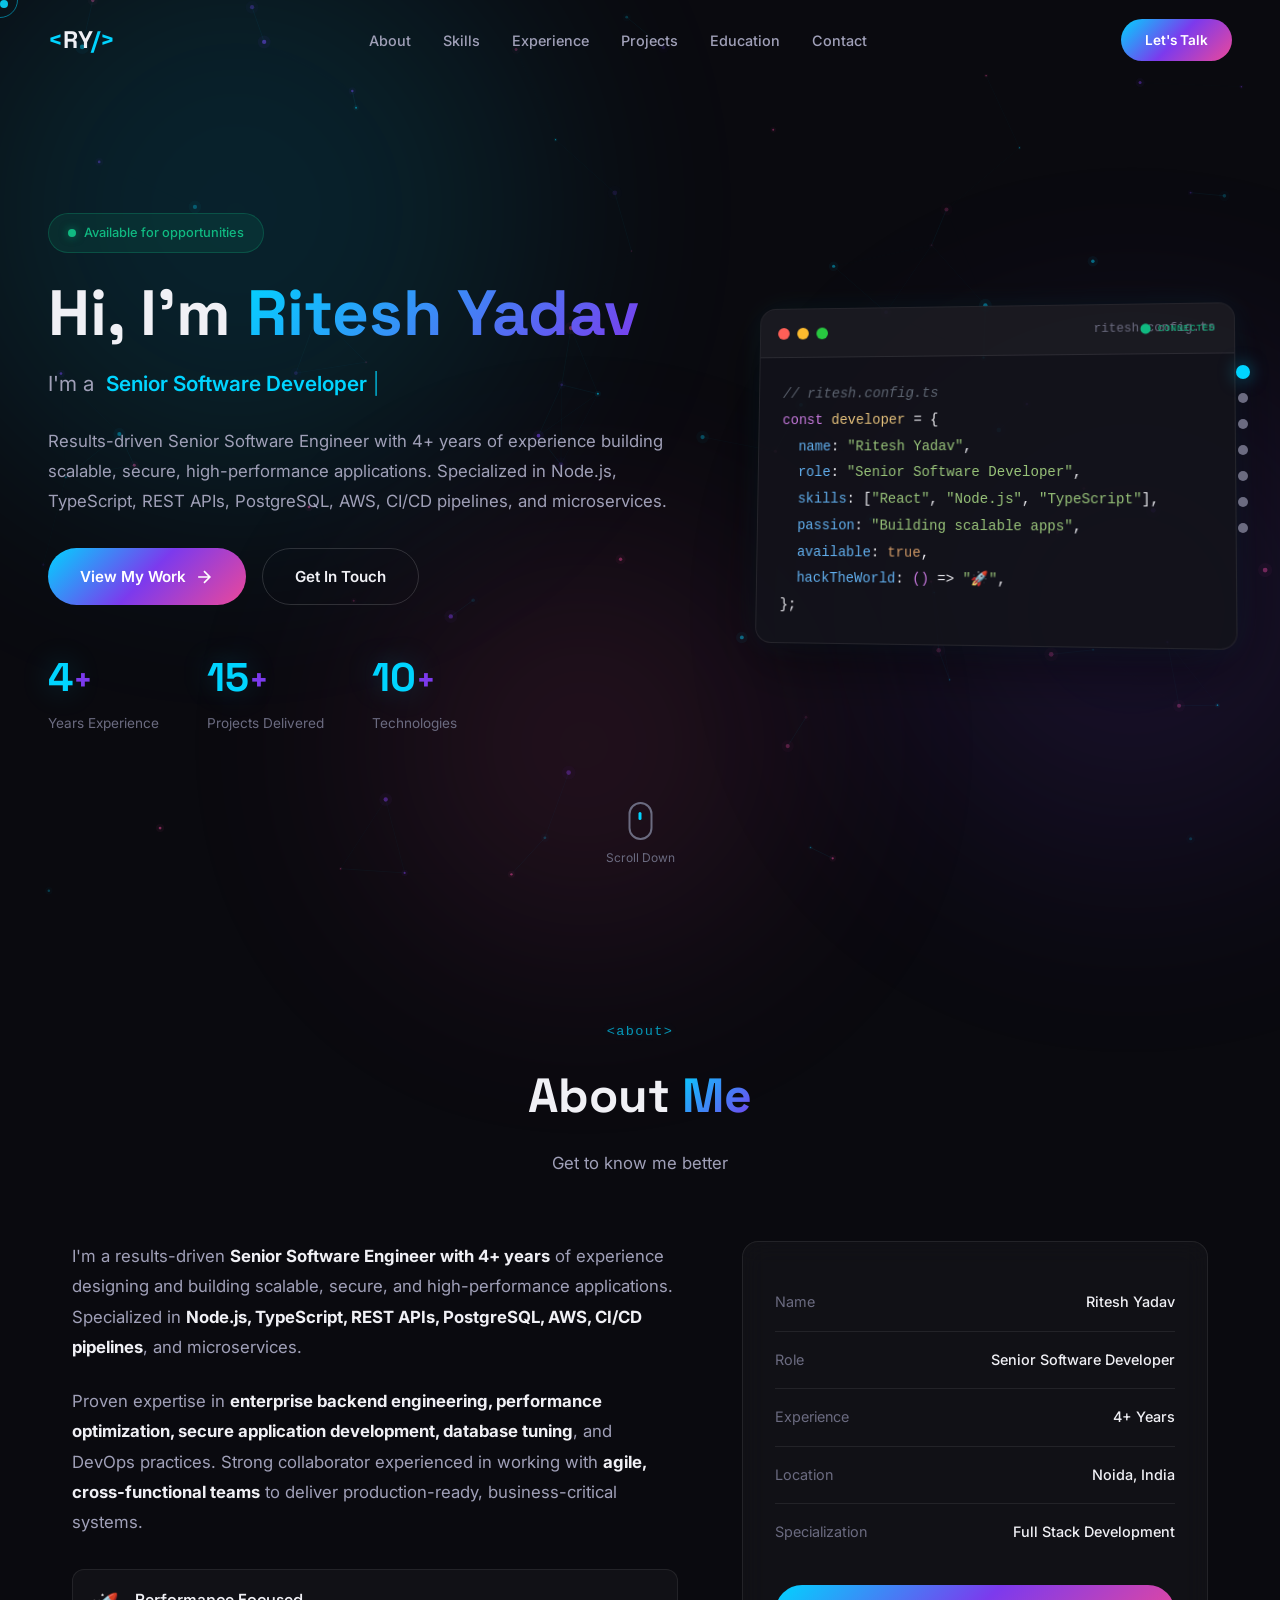
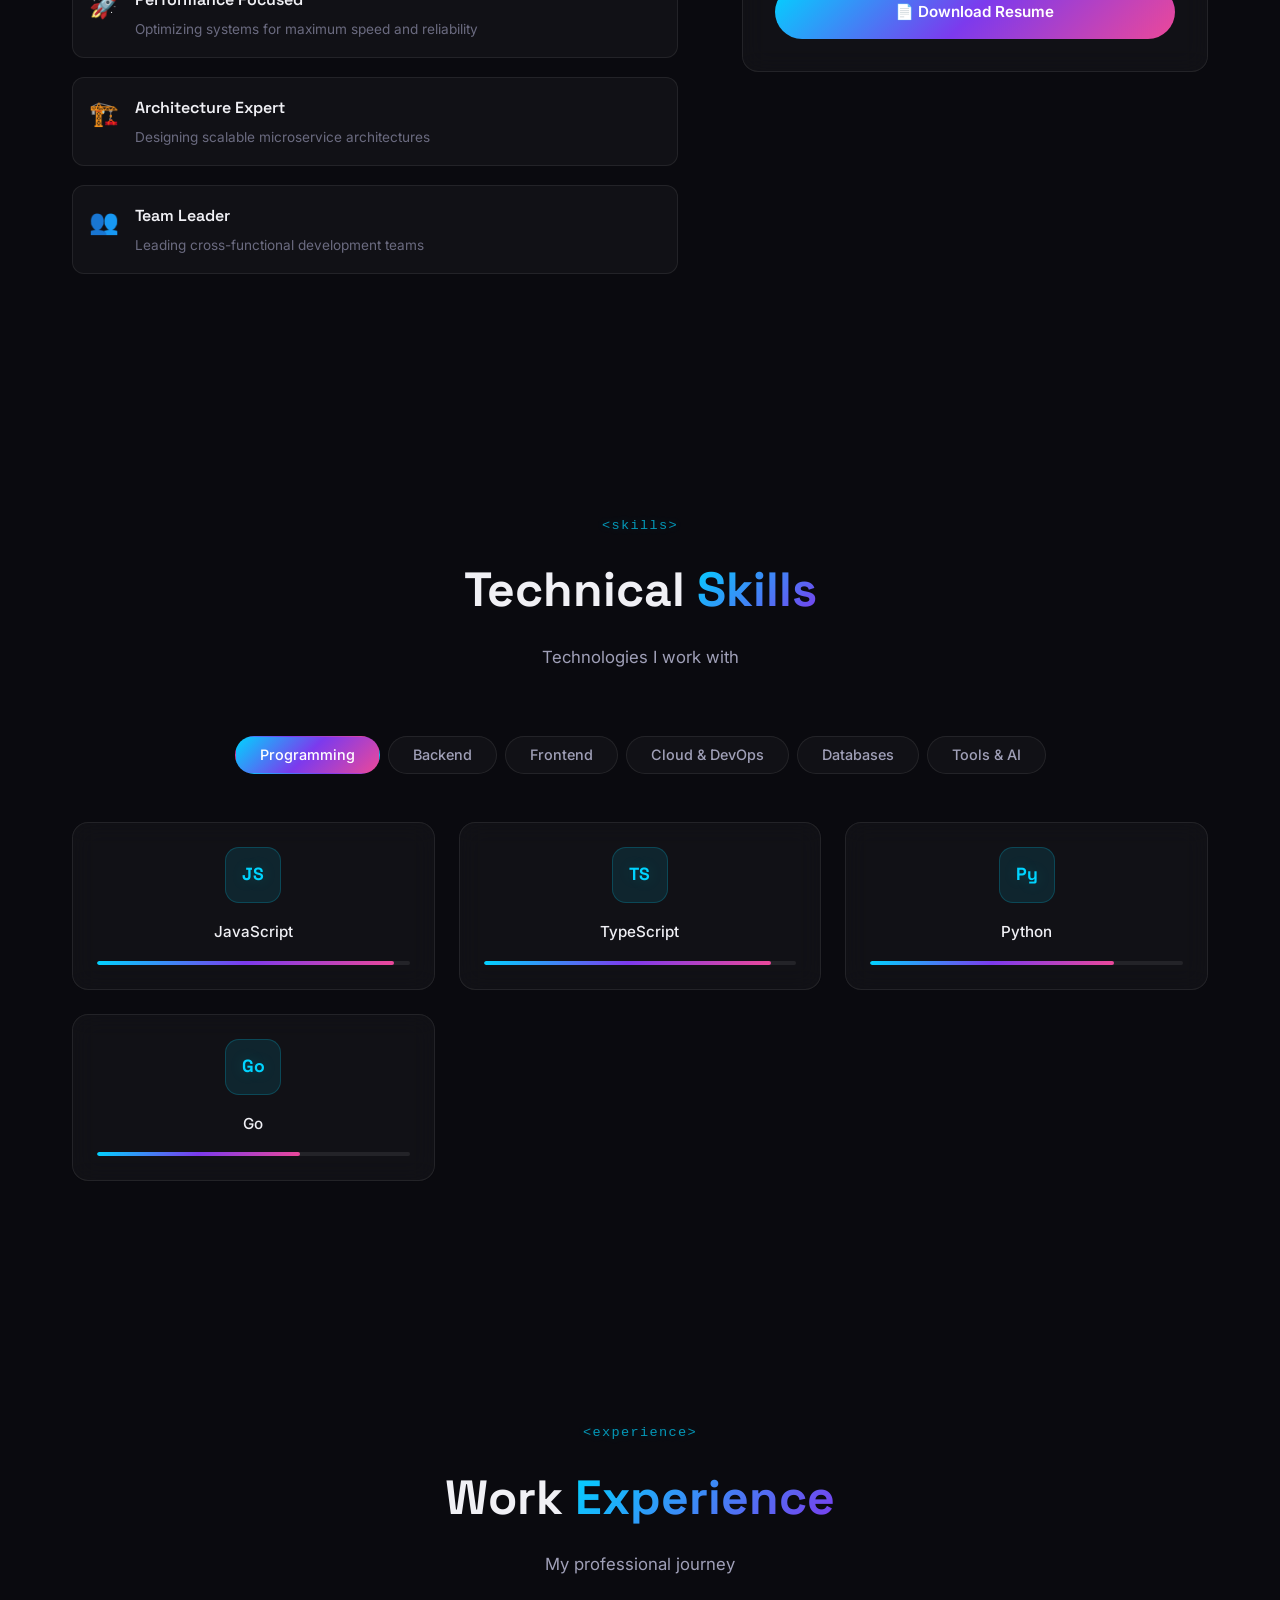
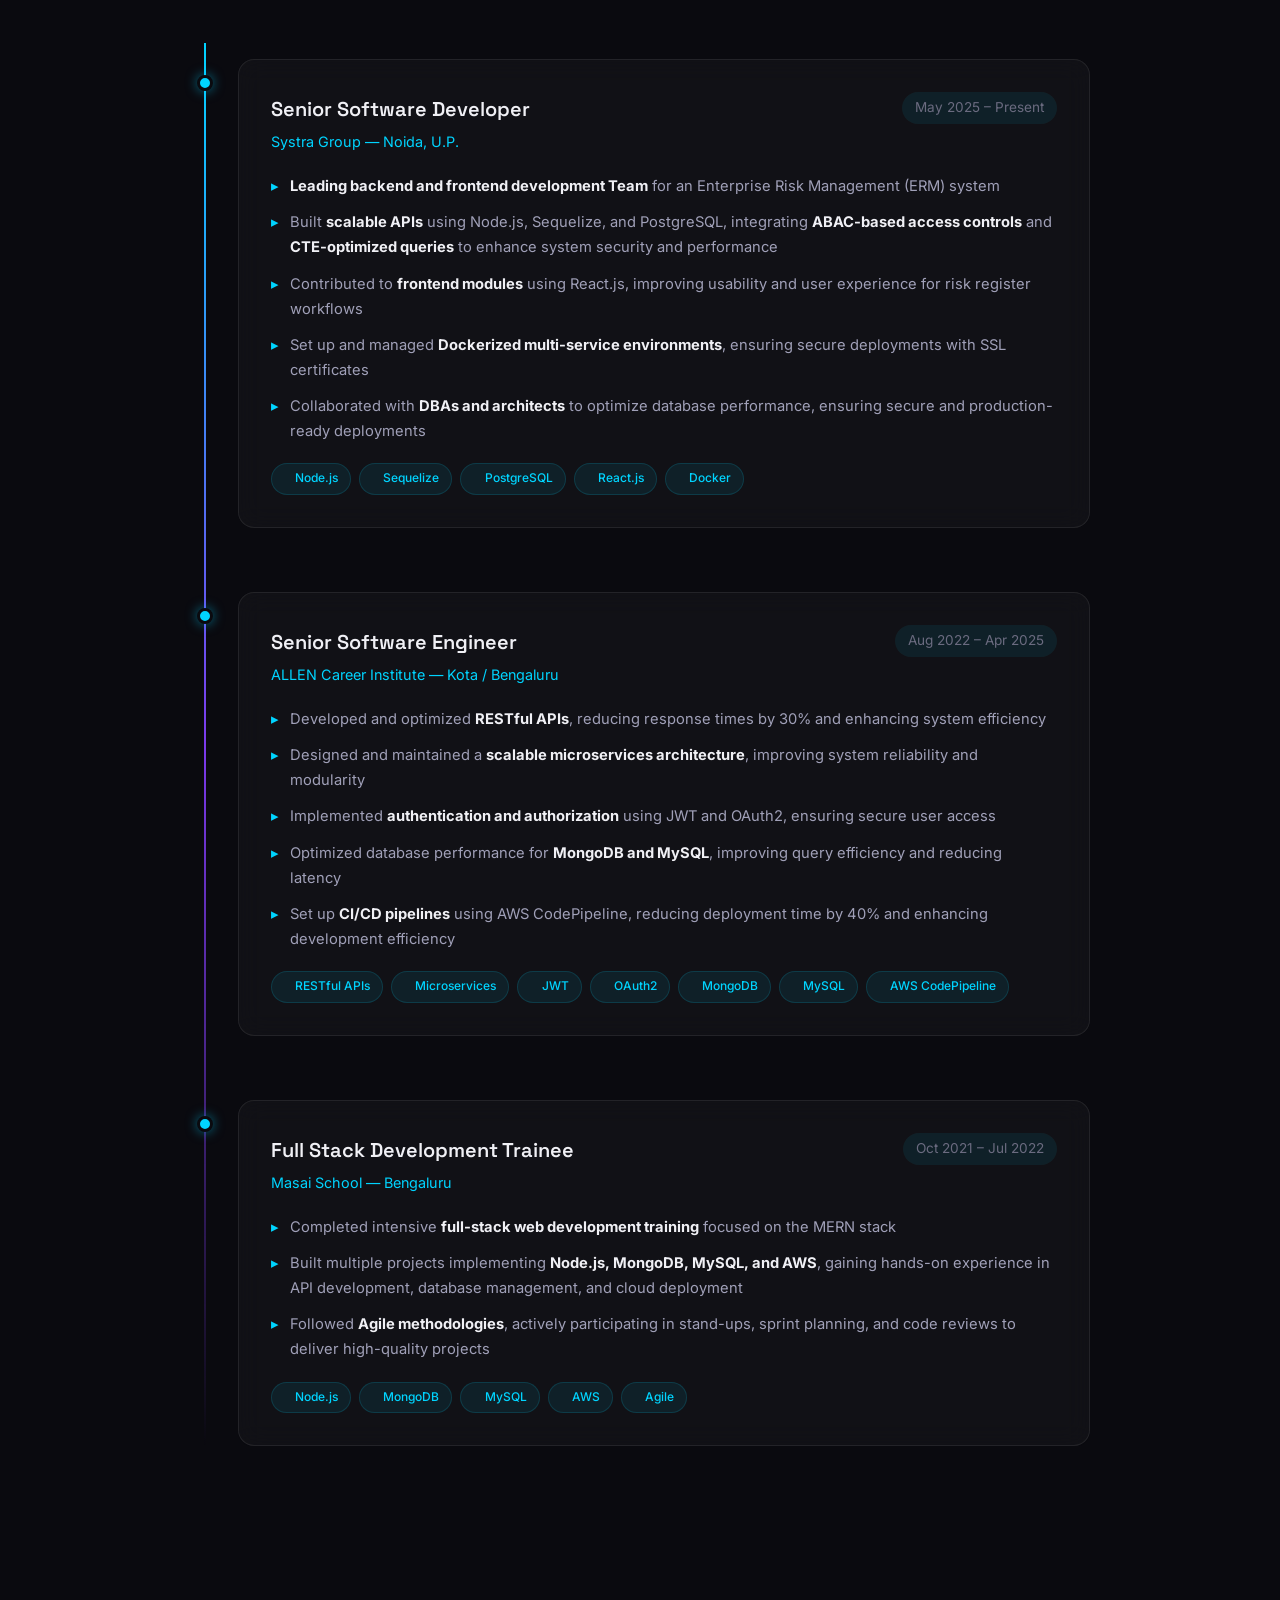
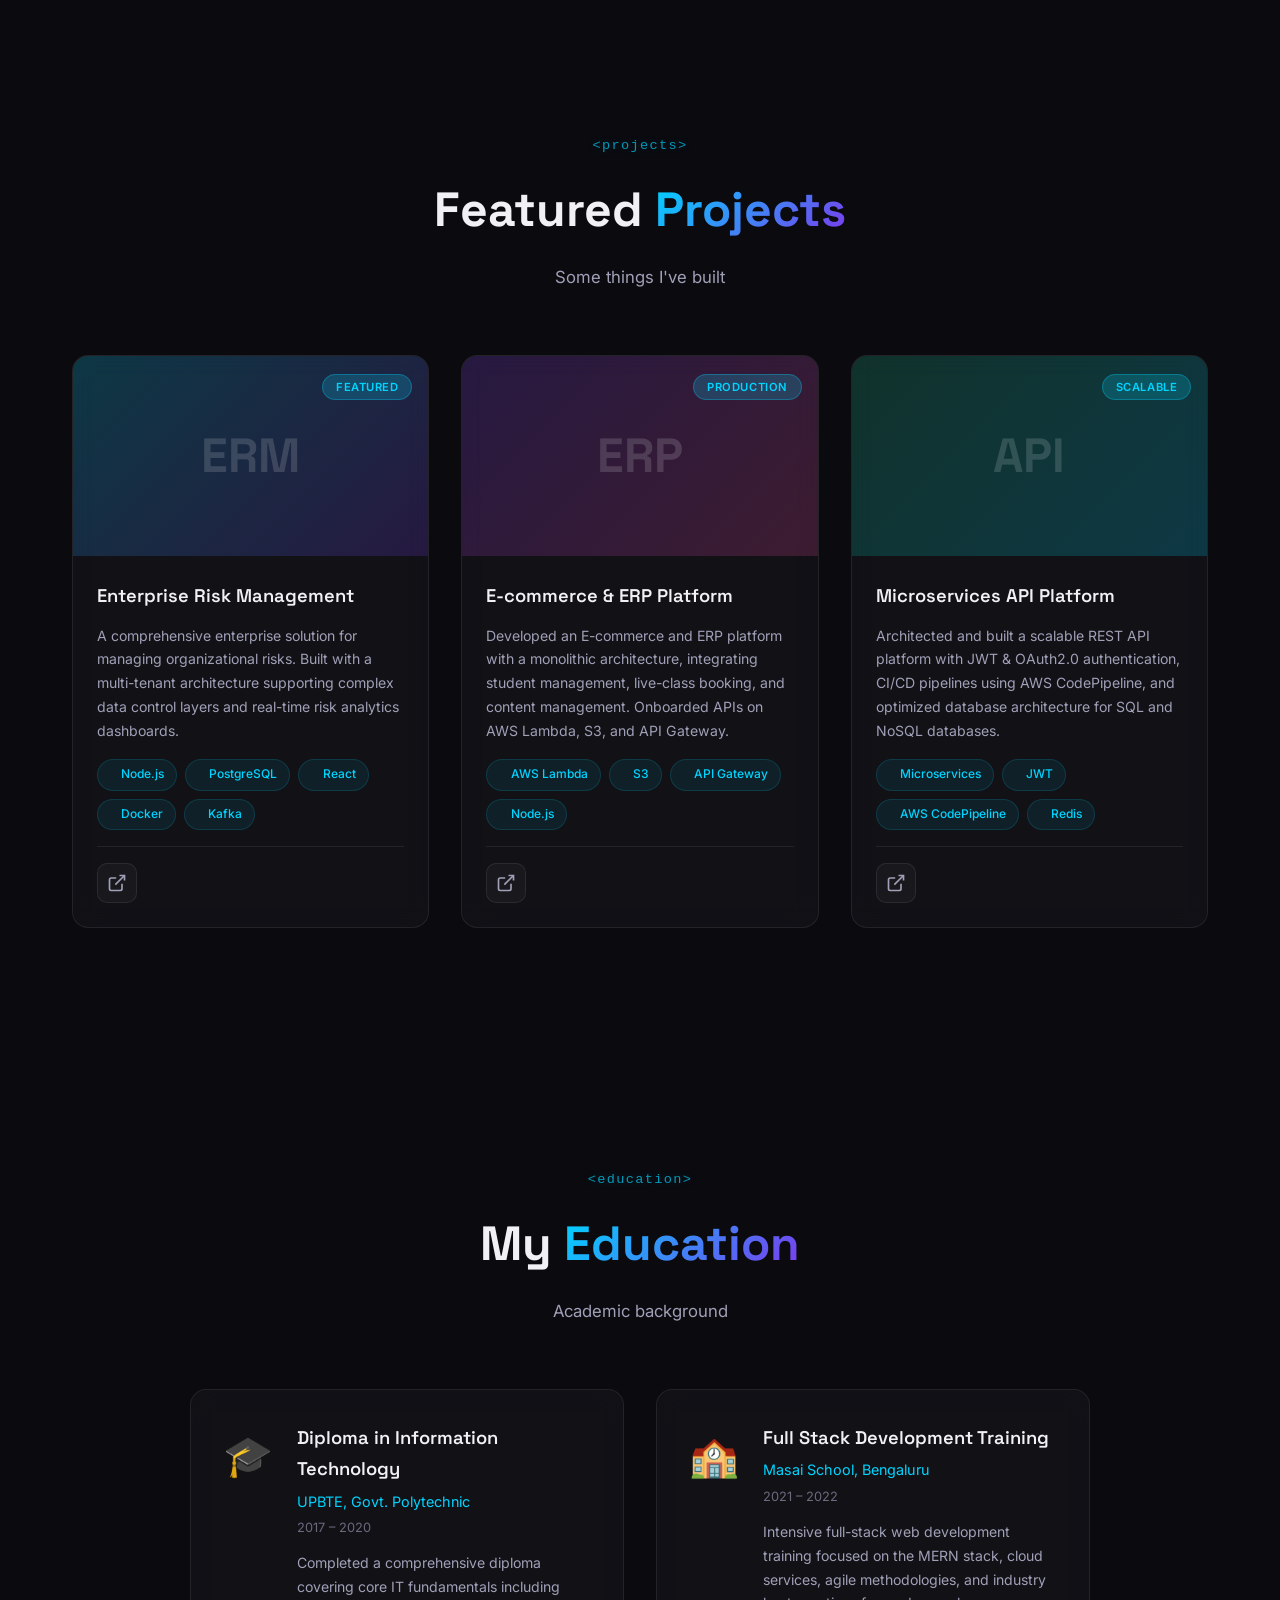
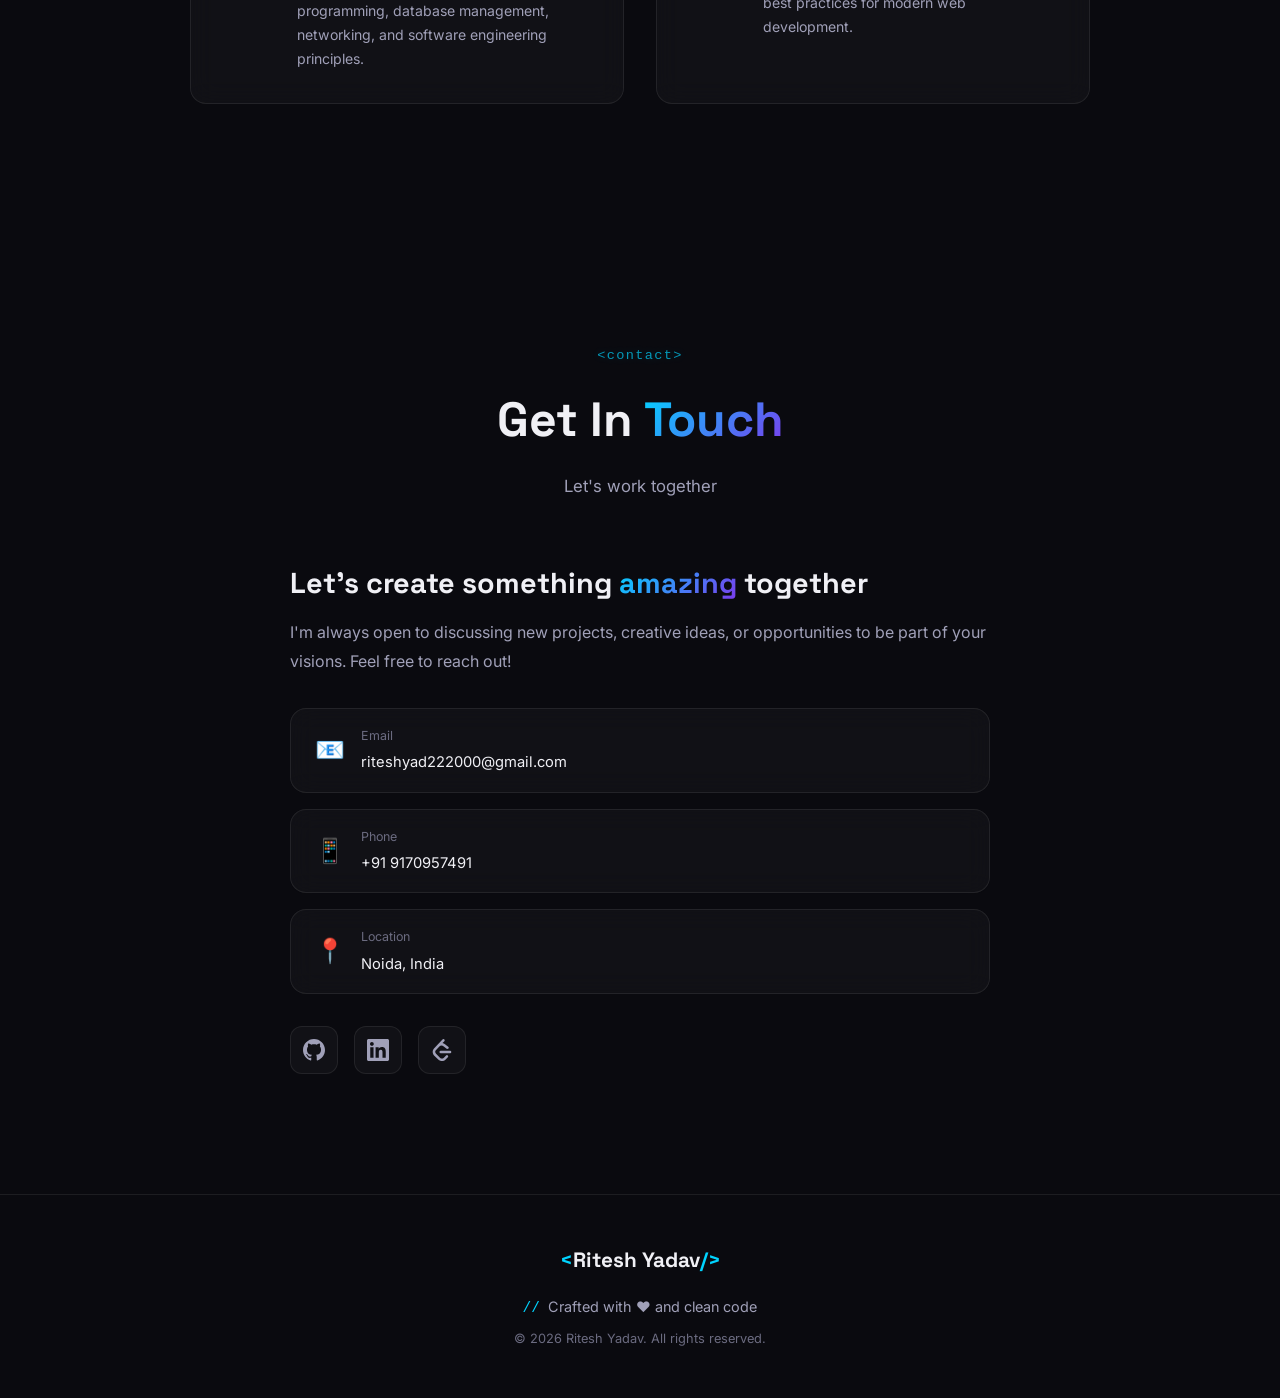
<file: index.html>
<!DOCTYPE html>
<html lang="en">
<head>
    <script type="application/ld+json">
{
 "@context": "https://schema.org",
 "@type": "Person",
 "name": "Ritesh Yadav",
 "url": "https://portfolio-ritesh-67.vercel.app",
 "jobTitle": "Full Stack Developer",
 "sameAs": [
  "https://github.com/ritesh-2124",
  "https://linkedin.com/in/your-linkedin"
 ],
 "knowsAbout": [
  "Node.js",
  "React",
  "JavaScript",
  "PostgreSQL",
  "AI Development"
 ]
}
</script>
    <meta charset="UTF-8">
    <meta name="viewport" content="width=device-width, initial-scale=1.0">
    <meta name="google-site-verification" content="TTrg613UQoofNjcrv1pST3f7lyXfYIMyF4EM5Mw8XKA" />
   <title>Ritesh Yadav | Full Stack Developer | Node.js & React</title>

<meta name="description" content="Ritesh Yadav - Full Stack Developer specializing in Node.js, React, PostgreSQL, and AI applications. View my projects, experience, and contact details.">

<meta name="keywords" content="Ritesh Yadav developer, Node.js developer, Full Stack developer, React developer, backend developer portfolio">

<meta name="author" content="Ritesh Yadav">

<meta name="robots" content="index, follow">

<meta property="og:title" content="Ritesh Yadav | Full Stack Developer">
<meta property="og:description" content="Portfolio of Ritesh Yadav - Node.js, React, AI projects">
<meta property="og:type" content="website">
<meta property="og:url" content="https://portfolio-ritesh-67.vercel.app">

<meta name="twitter:card" content="summary_large_image">
    <link rel="preconnect" href="https://fonts.googleapis.com">
    <link rel="preconnect" href="https://fonts.gstatic.com" crossorigin>
    <link href="https://fonts.googleapis.com/css2?family=Inter:wght@300;400;500;600;700&family=Space+Grotesk:wght@400;500;600;700&display=swap" rel="stylesheet">
    <link rel="stylesheet" href="css/style.css">
</head>
<body>
    <!-- Custom Cursor -->
    <div class="cursor" id="cursor"></div>
    <div class="cursor-follower" id="cursorFollower"></div>

    <!-- Particle Canvas -->
    <canvas id="particleCanvas"></canvas>

    <!-- Gradient Orbs -->
    <div class="gradient-orb orb-1"></div>
    <div class="gradient-orb orb-2"></div>
    <div class="gradient-orb orb-3"></div>

    <!-- Matrix Rain Canvas -->
    <canvas id="matrixCanvas"></canvas>

    <!-- Scanline Overlay -->
    <div class="scanline-overlay"></div>

    <!-- Loader -->
    <div class="loader" id="loader">
        <div class="loader-content">
            <div class="loader-name">RY</div>
            <div class="loader-bar"><div class="loader-progress"></div></div>
        </div>
    </div>

    <!-- Navigation -->
    <nav class="navbar" id="navbar">
        <a href="#hero" class="nav-logo">
            <span class="logo-bracket">&lt;</span>RY<span class="logo-bracket">/&gt;</span>
        </a>
        <ul class="nav-links" id="navLinks">
            <li><a href="#about" class="nav-link" data-section="about">About</a></li>
            <li><a href="#skills" class="nav-link" data-section="skills">Skills</a></li>
            <li><a href="#experience" class="nav-link" data-section="experience">Experience</a></li>
            <li><a href="#projects" class="nav-link" data-section="projects">Projects</a></li>
            <li><a href="#education" class="nav-link" data-section="education">Education</a></li>
            <li><a href="#contact" class="nav-link" data-section="contact">Contact</a></li>
        </ul>
        <a href="#contact" class="nav-cta">Let's Talk</a>
        <button class="hamburger" id="hamburger" aria-label="Toggle menu">
            <span></span><span></span><span></span>
        </button>
    </nav>

    <!-- Side Dot Navigation -->
    <div class="side-nav" id="sideNav">
        <a href="#hero" class="side-dot active" data-section="hero" title="Home"></a>
        <a href="#about" class="side-dot" data-section="about" title="About"></a>
        <a href="#skills" class="side-dot" data-section="skills" title="Skills"></a>
        <a href="#experience" class="side-dot" data-section="experience" title="Experience"></a>
        <a href="#projects" class="side-dot" data-section="projects" title="Projects"></a>
        <a href="#education" class="side-dot" data-section="education" title="Education"></a>
        <a href="#contact" class="side-dot" data-section="contact" title="Contact"></a>
    </div>

    <!-- Hero Section -->
    <section class="hero" id="hero">
        <div class="hero-content">
            <div class="hero-badge reveal">
                <span class="badge-dot"></span>
                Available for opportunities
            </div>
            <h1 class="hero-title reveal glitch" data-text="Hi, I'm Ritesh Yadav">
                Hi, I'm <span class="gradient-text">Ritesh Yadav</span>
            </h1>
            <div class="hero-role reveal">
                <span class="role-prefix">I'm a</span>
                <span class="typing-text" id="typingText"></span>
                <span class="typing-cursor">|</span>
            </div>
            <p class="hero-description reveal">
                Results-driven Senior Software Engineer with 4+ years of experience building scalable, 
                secure, high-performance applications. Specialized in Node.js, TypeScript, REST APIs, PostgreSQL, AWS, CI/CD pipelines, and microservices.
            </p>
            <div class="hero-buttons reveal">
                <a href="#projects" class="btn btn-primary magnetic">
                    <span>View My Work</span>
                    <svg width="20" height="20" viewBox="0 0 24 24" fill="none" stroke="currentColor" stroke-width="2"><path d="M5 12h14M12 5l7 7-7 7"/></svg>
                </a>
                <a href="#contact" class="btn btn-secondary magnetic">
                    <span>Get In Touch</span>
                </a>
            </div>
            <div class="hero-stats reveal">
                <div class="stat">
                    <span class="stat-number" data-target="4">0</span><span class="stat-plus">+</span>
                    <span class="stat-label">Years Experience</span>
                </div>
                <div class="stat">
                    <span class="stat-number" data-target="15">0</span><span class="stat-plus">+</span>
                    <span class="stat-label">Projects Delivered</span>
                </div>
                <div class="stat">
                    <span class="stat-number" data-target="10">0</span><span class="stat-plus">+</span>
                    <span class="stat-label">Technologies</span>
                </div>
            </div>
        </div>
        <div class="hero-visual reveal">
            <div class="code-window">
                <div class="code-header">
                    <div class="code-dot red"></div>
                    <div class="code-dot yellow"></div>
                    <div class="code-dot green"></div>
                    <span class="code-title">ritesh.config.ts</span>
                </div>
                <pre class="code-body"><code><span class="code-comment">// ritesh.config.ts</span>
<span class="code-keyword">const</span> <span class="code-var">developer</span> = {
  <span class="code-prop">name</span>: <span class="code-string">"Ritesh Yadav"</span>,
  <span class="code-prop">role</span>: <span class="code-string">"Senior Software Developer"</span>,
  <span class="code-prop">skills</span>: [<span class="code-string">"React"</span>, <span class="code-string">"Node.js"</span>, <span class="code-string">"TypeScript"</span>],
  <span class="code-prop">passion</span>: <span class="code-string">"Building scalable apps"</span>,
  <span class="code-prop">available</span>: <span class="code-bool">true</span>,
  <span class="code-prop">hackTheWorld</span>: <span class="code-keyword">()</span> => <span class="code-string">"🚀"</span>,
};</code></pre>
            </div>
        </div>
        <div class="scroll-indicator">
            <div class="scroll-mouse">
                <div class="scroll-wheel"></div>
            </div>
            <span>Scroll Down</span>
        </div>
    </section>

    <!-- About Section -->
    <section class="section" id="about">
        <div class="container">
            <div class="section-header reveal">
                <span class="section-tag">&lt;about&gt;</span>
                <h2 class="section-title">About <span class="gradient-text">Me</span></h2>
                <p class="section-subtitle">Get to know me better</p>
            </div>
            <div class="about-grid">
                <div class="about-text reveal">
                    <p>
                        I'm a results-driven <strong>Senior Software Engineer with 4+ years</strong> of experience 
                        designing and building scalable, secure, and high-performance applications. Specialized in 
                        <strong>Node.js, TypeScript, REST APIs, PostgreSQL, AWS, CI/CD pipelines</strong>, and microservices.
                    </p>
                    <p>
                        Proven expertise in <strong>enterprise backend engineering, performance optimization, 
                        secure application development, database tuning</strong>, and DevOps practices. Strong collaborator 
                        experienced in working with <strong>agile, cross-functional teams</strong> to deliver 
                        production-ready, business-critical systems.
                    </p>
                    <div class="about-highlights">
                        <div class="highlight-item">
                            <div class="highlight-icon">🚀</div>
                            <div>
                                <h4>Performance Focused</h4>
                                <p>Optimizing systems for maximum speed and reliability</p>
                            </div>
                        </div>
                        <div class="highlight-item">
                            <div class="highlight-icon">🏗️</div>
                            <div>
                                <h4>Architecture Expert</h4>
                                <p>Designing scalable microservice architectures</p>
                            </div>
                        </div>
                        <div class="highlight-item">
                            <div class="highlight-icon">👥</div>
                            <div>
                                <h4>Team Leader</h4>
                                <p>Leading cross-functional development teams</p>
                            </div>
                        </div>
                    </div>
                </div>
                <div class="about-info reveal">
                    <div class="info-card glass-card">
                        <div class="info-row">
                            <span class="info-label">Name</span>
                            <span class="info-value">Ritesh Yadav</span>
                        </div>
                        <div class="info-row">
                            <span class="info-label">Role</span>
                            <span class="info-value">Senior Software Developer</span>
                        </div>
                        <div class="info-row">
                            <span class="info-label">Experience</span>
                            <span class="info-value">4+ Years</span>
                        </div>
                        <div class="info-row">
                            <span class="info-label">Location</span>
                            <span class="info-value">Noida, India</span>
                        </div>
                        <div class="info-row">
                            <span class="info-label">Specialization</span>
                            <span class="info-value">Full Stack Development</span>
                        </div>
                        <a href="https://drive.google.com/file/d/1XWRzvz0OZnXepUIdU3cmRqr59jaeSqe5/view?usp=sharing" target="_blank" rel="noopener noreferrer" class="btn btn-primary" style="width: 100%; margin-top: 1.5rem; justify-content: center;">
                            📄 Download Resume
                        </a>
                    </div>
                </div>
            </div>
        </div>
    </section>

    <!-- Skills Section -->
    <section class="section" id="skills">
        <div class="container">
            <div class="section-header reveal">
                <span class="section-tag">&lt;skills&gt;</span>
                <h2 class="section-title">Technical <span class="gradient-text">Skills</span></h2>
                <p class="section-subtitle">Technologies I work with</p>
            </div>
            <div class="skills-tabs reveal">
                <button class="skill-tab active" data-tab="languages">Programming</button>
                <button class="skill-tab" data-tab="backend">Backend</button>
                <button class="skill-tab" data-tab="frontend">Frontend</button>
                <button class="skill-tab" data-tab="cloud">Cloud & DevOps</button>
                <button class="skill-tab" data-tab="databases">Databases</button>
                <button class="skill-tab" data-tab="tools">Tools & AI</button>
            </div>
            <div class="skills-content">
                <div class="skill-panel active" id="panel-languages">
                    <div class="skill-grid reveal">
                        <div class="skill-card glass-card magnetic">
                            <div class="skill-icon">JS</div>
                            <span class="skill-name">JavaScript</span>
                            <div class="skill-bar"><div class="skill-fill" data-width="95"></div></div>
                        </div>
                        <div class="skill-card glass-card magnetic">
                            <div class="skill-icon">TS</div>
                            <span class="skill-name">TypeScript</span>
                            <div class="skill-bar"><div class="skill-fill" data-width="92"></div></div>
                        </div>
                        <div class="skill-card glass-card magnetic">
                            <div class="skill-icon">Py</div>
                            <span class="skill-name">Python</span>
                            <div class="skill-bar"><div class="skill-fill" data-width="78"></div></div>
                        </div>
                        <div class="skill-card glass-card magnetic">
                            <div class="skill-icon">Go</div>
                            <span class="skill-name">Go</span>
                            <div class="skill-bar"><div class="skill-fill" data-width="65"></div></div>
                        </div>
                    </div>
                </div>
                <div class="skill-panel" id="panel-backend">
                    <div class="skill-grid reveal">
                        <div class="skill-card glass-card magnetic">
                            <div class="skill-icon">🟢</div>
                            <span class="skill-name">Node.js</span>
                            <div class="skill-bar"><div class="skill-fill" data-width="95"></div></div>
                        </div>
                        <div class="skill-card glass-card magnetic">
                            <div class="skill-icon">Ex</div>
                            <span class="skill-name">Express.js</span>
                            <div class="skill-bar"><div class="skill-fill" data-width="92"></div></div>
                        </div>
                        <div class="skill-card glass-card magnetic">
                            <div class="skill-icon">Ko</div>
                            <span class="skill-name">Koa.js</span>
                            <div class="skill-bar"><div class="skill-fill" data-width="78"></div></div>
                        </div>
                        <div class="skill-card glass-card magnetic">
                            <div class="skill-icon">API</div>
                            <span class="skill-name">REST APIs</span>
                            <div class="skill-bar"><div class="skill-fill" data-width="95"></div></div>
                        </div>
                        <div class="skill-card glass-card magnetic">
                            <div class="skill-icon">GQL</div>
                            <span class="skill-name">GraphQL</span>
                            <div class="skill-bar"><div class="skill-fill" data-width="82"></div></div>
                        </div>
                        <div class="skill-card glass-card magnetic">
                            <div class="skill-icon">μS</div>
                            <span class="skill-name">Microservices</span>
                            <div class="skill-bar"><div class="skill-fill" data-width="88"></div></div>
                        </div>
                    </div>
                </div>
                <div class="skill-panel" id="panel-frontend">
                    <div class="skill-grid reveal">
                        <div class="skill-card glass-card magnetic">
                            <div class="skill-icon">⚛️</div>
                            <span class="skill-name">React.js</span>
                            <div class="skill-bar"><div class="skill-fill" data-width="92"></div></div>
                        </div>
                        <div class="skill-card glass-card magnetic">
                            <div class="skill-icon">Rd</div>
                            <span class="skill-name">Redux</span>
                            <div class="skill-bar"><div class="skill-fill" data-width="88"></div></div>
                        </div>
                        <div class="skill-card glass-card magnetic">
                            <div class="skill-icon">N</div>
                            <span class="skill-name">Next.js</span>
                            <div class="skill-bar"><div class="skill-fill" data-width="82"></div></div>
                        </div>
                    </div>
                </div>
                <div class="skill-panel" id="panel-cloud">
                    <div class="skill-grid reveal">
                        <div class="skill-card glass-card magnetic">
                            <div class="skill-icon">☁️</div>
                            <span class="skill-name">AWS (Lambda, S3, EC2, ECS)</span>
                            <div class="skill-bar"><div class="skill-fill" data-width="88"></div></div>
                        </div>
                        <div class="skill-card glass-card magnetic">
                            <div class="skill-icon">🐳</div>
                            <span class="skill-name">Docker</span>
                            <div class="skill-bar"><div class="skill-fill" data-width="85"></div></div>
                        </div>
                        <div class="skill-card glass-card magnetic">
                            <div class="skill-icon">☸️</div>
                            <span class="skill-name">Kubernetes</span>
                            <div class="skill-bar"><div class="skill-fill" data-width="72"></div></div>
                        </div>
                        <div class="skill-card glass-card magnetic">
                            <div class="skill-icon">CI</div>
                            <span class="skill-name">CI/CD & GitHub Actions</span>
                            <div class="skill-bar"><div class="skill-fill" data-width="85"></div></div>
                        </div>
                        <div class="skill-card glass-card magnetic">
                            <div class="skill-icon">🔒</div>
                            <span class="skill-name">SSL & Security</span>
                            <div class="skill-bar"><div class="skill-fill" data-width="82"></div></div>
                        </div>
                        <div class="skill-card glass-card magnetic">
                            <div class="skill-icon">⚡</div>
                            <span class="skill-name">Serverless</span>
                            <div class="skill-bar"><div class="skill-fill" data-width="80"></div></div>
                        </div>
                    </div>
                </div>
                <div class="skill-panel" id="panel-databases">
                    <div class="skill-grid reveal">
                        <div class="skill-card glass-card magnetic">
                            <div class="skill-icon">🐘</div>
                            <span class="skill-name">PostgreSQL</span>
                            <div class="skill-bar"><div class="skill-fill" data-width="90"></div></div>
                        </div>
                        <div class="skill-card glass-card magnetic">
                            <div class="skill-icon">🍃</div>
                            <span class="skill-name">MongoDB</span>
                            <div class="skill-bar"><div class="skill-fill" data-width="85"></div></div>
                        </div>
                        <div class="skill-card glass-card magnetic">
                            <div class="skill-icon">🐬</div>
                            <span class="skill-name">MySQL</span>
                            <div class="skill-bar"><div class="skill-fill" data-width="85"></div></div>
                        </div>
                        <div class="skill-card glass-card magnetic">
                            <div class="skill-icon">NS</div>
                            <span class="skill-name">NoSQL</span>
                            <div class="skill-bar"><div class="skill-fill" data-width="82"></div></div>
                        </div>
                    </div>
                </div>
                <div class="skill-panel" id="panel-tools">
                    <div class="skill-grid reveal">
                        <div class="skill-card glass-card magnetic">
                            <div class="skill-icon">🐙</div>
                            <span class="skill-name">Git & GitHub</span>
                            <div class="skill-bar"><div class="skill-fill" data-width="92"></div></div>
                        </div>
                        <div class="skill-card glass-card magnetic">
                            <div class="skill-icon">📋</div>
                            <span class="skill-name">JIRA & BPMN</span>
                            <div class="skill-bar"><div class="skill-fill" data-width="82"></div></div>
                        </div>
                        <div class="skill-card glass-card magnetic">
                            <div class="skill-icon">🔗</div>
                            <span class="skill-name">LangChain</span>
                            <div class="skill-bar"><div class="skill-fill" data-width="75"></div></div>
                        </div>
                        <div class="skill-card glass-card magnetic">
                            <div class="skill-icon">🤖</div>
                            <span class="skill-name">OpenAI GPT-4 & Gemini API</span>
                            <div class="skill-bar"><div class="skill-fill" data-width="78"></div></div>
                        </div>
                        <div class="skill-card glass-card magnetic">
                            <div class="skill-icon">🧠</div>
                            <span class="skill-name">AgenticAI</span>
                            <div class="skill-bar"><div class="skill-fill" data-width="70"></div></div>
                        </div>
                        <div class="skill-card glass-card magnetic">
                            <div class="skill-icon">🔄</div>
                            <span class="skill-name">Agile / Scrum / Kanban</span>
                            <div class="skill-bar"><div class="skill-fill" data-width="90"></div></div>
                        </div>
                    </div>
                </div>
            </div>
        </div>
    </section>

    <!-- Experience Section -->
    <section class="section" id="experience">
        <div class="container">
            <div class="section-header reveal">
                <span class="section-tag">&lt;experience&gt;</span>
                <h2 class="section-title">Work <span class="gradient-text">Experience</span></h2>
                <p class="section-subtitle">My professional journey</p>
            </div>
            <div class="timeline">
                <div class="timeline-item reveal" data-aos="fade-right">
                    <div class="timeline-dot"></div>
                    <div class="timeline-content glass-card">
                        <div class="timeline-header">
                            <div>
                                <h3>Senior Software Developer</h3>
                                <span class="timeline-company"><a href="https://erm.systra.info/" target="_blank" rel="noopener noreferrer" style="color: var(--accent-cyan); text-decoration: none;"></a>Systra Group</a> — Noida, U.P.</span>
                            </div>
                            <span class="timeline-date">May 2025 – Present</span>
                        </div>
                        <ul class="timeline-details">
                            <li><strong>Leading backend and frontend development Team</strong> for an Enterprise Risk Management (ERM) system</li>
                            <li>Built <strong>scalable APIs</strong> using Node.js, Sequelize, and PostgreSQL, integrating <strong>ABAC-based access controls</strong> and <strong>CTE-optimized queries</strong> to enhance system security and performance</li>
                            <li>Contributed to <strong>frontend modules</strong> using React.js, improving usability and user experience for risk register workflows</li>
                            <li>Set up and managed <strong>Dockerized multi-service environments</strong>, ensuring secure deployments with SSL certificates</li>
                            <li>Collaborated with <strong>DBAs and architects</strong> to optimize database performance, ensuring secure and production-ready deployments</li>
                        </ul>
                        <div class="timeline-tags">
                            <span class="tag">Node.js</span>
                            <span class="tag">Sequelize</span>
                            <span class="tag">PostgreSQL</span>
                            <span class="tag">React.js</span>
                            <span class="tag">Docker</span>
                        </div>
                    </div>
                </div>
                <div class="timeline-item reveal" data-aos="fade-left">
                    <div class="timeline-dot"></div>
                    <div class="timeline-content glass-card">
                        <div class="timeline-header">
                            <div>
                                <h3>Senior Software Engineer</h3>
                                <span class="timeline-company"><a href="https://allen.in/" target="_blank" rel="noopener noreferrer" style="color: var(--accent-cyan); text-decoration: none;"></a>ALLEN Career Institute</a> — Kota / Bengaluru</span>
                            </div>
                            <span class="timeline-date">Aug 2022 – Apr 2025</span>
                        </div>
                        <ul class="timeline-details">
                            <li>Developed and optimized <strong>RESTful APIs</strong>, reducing response times by 30% and enhancing system efficiency</li>
                            <li>Designed and maintained a <strong>scalable microservices architecture</strong>, improving system reliability and modularity</li>
                            <li>Implemented <strong>authentication and authorization</strong> using JWT and OAuth2, ensuring secure user access</li>
                            <li>Optimized database performance for <strong>MongoDB and MySQL</strong>, improving query efficiency and reducing latency</li>
                            <li>Set up <strong>CI/CD pipelines</strong> using AWS CodePipeline, reducing deployment time by 40% and enhancing development efficiency</li>
                        </ul>
                        <div class="timeline-tags">
                            <span class="tag">RESTful APIs</span>
                            <span class="tag">Microservices</span>
                            <span class="tag">JWT</span>
                            <span class="tag">OAuth2</span>
                            <span class="tag">MongoDB</span>
                            <span class="tag">MySQL</span>
                            <span class="tag">AWS CodePipeline</span>
                        </div>
                    </div>
                </div>
                <div class="timeline-item reveal" data-aos="fade-right">
                    <div class="timeline-dot"></div>
                    <div class="timeline-content glass-card">
                        <div class="timeline-header">
                            <div>
                                <h3>Full Stack Development Trainee</h3>
                                <span class="timeline-company"><a href="https://www.masaischool.com/" target="_blank" rel="noopener noreferrer" style="color: var(--accent-cyan); text-decoration: none;">Masai School</a> — Bengaluru</span>
                            </div>
                            <span class="timeline-date">Oct 2021 – Jul 2022</span>
                        </div>
                        <ul class="timeline-details">
                            <li>Completed intensive <strong>full-stack web development training</strong> focused on the MERN stack</li>
                            <li>Built multiple projects implementing <strong>Node.js, MongoDB, MySQL, and AWS</strong>, gaining hands-on experience in API development, database management, and cloud deployment</li>
                            <li>Followed <strong>Agile methodologies</strong>, actively participating in stand-ups, sprint planning, and code reviews to deliver high-quality projects</li>
                        </ul>
                        <div class="timeline-tags">
                            <span class="tag">Node.js</span>
                            <span class="tag">MongoDB</span>
                            <span class="tag">MySQL</span>
                            <span class="tag">AWS</span>
                            <span class="tag">Agile</span>
                        </div>
                    </div>
                </div>
            </div>
        </div>
    </section>

    <!-- Projects Section -->
    <section class="section" id="projects">
        <div class="container">
            <div class="section-header reveal">
                <span class="section-tag">&lt;projects&gt;</span>
                <h2 class="section-title">Featured <span class="gradient-text">Projects</span></h2>
                <p class="section-subtitle">Some things I've built</p>
            </div>
            <div class="projects-grid">
                <div class="project-card glass-card reveal tilt-card">
                    <div class="project-image">
                        <div class="project-overlay">
                            <span class="project-badge">Featured</span>
                        </div>
                        <div class="project-placeholder">
                            <span>ERM</span>
                        </div>
                    </div>
                    <div class="project-body">
                        <h3>Enterprise Risk Management</h3>
                        <p>A comprehensive enterprise solution for managing organizational risks. Built with a multi-tenant architecture supporting complex data control layers and real-time risk analytics dashboards.</p>
                        <div class="project-tags">
                            <span class="tag">Node.js</span>
                            <span class="tag">PostgreSQL</span>
                            <span class="tag">React</span>
                            <span class="tag">Docker</span>
                            <span class="tag">Kafka</span>
                        </div>
                        <div class="project-links">
                            <a href="https://erm.systra.info/" target="_blank" rel="noopener noreferrer" class="project-link" title="View Details">
                                <svg width="20" height="20" viewBox="0 0 24 24" fill="none" stroke="currentColor" stroke-width="2"><path d="M18 13v6a2 2 0 0 1-2 2H5a2 2 0 0 1-2-2V8a2 2 0 0 1 2-2h6"/><polyline points="15 3 21 3 21 9"/><line x1="10" y1="14" x2="21" y2="3"/></svg>
                            </a>
                        </div>
                    </div>
                </div>
                <div class="project-card glass-card reveal tilt-card">
                    <div class="project-image">
                        <div class="project-overlay">
                            <span class="project-badge">Production</span>
                        </div>
                        <div class="project-placeholder color2">
                            <span>ERP</span>
                        </div>
                    </div>
                    <div class="project-body">
                        <h3>E-commerce & ERP Platform</h3>
                        <p>Developed an E-commerce and ERP platform with a monolithic architecture, integrating student management, live-class booking, and content management. Onboarded APIs on AWS Lambda, S3, and API Gateway.</p>
                        <div class="project-tags">
                            <span class="tag">AWS Lambda</span>
                            <span class="tag">S3</span>
                            <span class="tag">API Gateway</span>
                            <span class="tag">Node.js</span>
                        </div>
                        <div class="project-links">
                            <a href="https://allen.in/" target="_blank" rel="noopener noreferrer" class="project-link" title="View Details">
                                <svg width="20" height="20" viewBox="0 0 24 24" fill="none" stroke="currentColor" stroke-width="2"><path d="M18 13v6a2 2 0 0 1-2 2H5a2 2 0 0 1-2-2V8a2 2 0 0 1 2-2h6"/><polyline points="15 3 21 3 21 9"/><line x1="10" y1="14" x2="21" y2="3"/></svg>
                            </a>
                        </div>
                    </div>
                </div>
                <div class="project-card glass-card reveal tilt-card">
                    <div class="project-image">
                        <div class="project-overlay">
                            <span class="project-badge">Scalable</span>
                        </div>
                        <div class="project-placeholder color3">
                            <span>API</span>
                        </div>
                    </div>
                    <div class="project-body">
                        <h3>Microservices API Platform</h3>
                        <p>Architected and built a scalable REST API platform with JWT & OAuth2.0 authentication, CI/CD pipelines using AWS CodePipeline, and optimized database architecture for SQL and NoSQL databases.</p>
                        <div class="project-tags">
                            <span class="tag">Microservices</span>
                            <span class="tag">JWT</span>
                            <span class="tag">AWS CodePipeline</span>
                            <span class="tag">Redis</span>
                        </div>
                        <div class="project-links">
                            <a href="#" class="project-link" title="View Details">
                                <svg width="20" height="20" viewBox="0 0 24 24" fill="none" stroke="currentColor" stroke-width="2"><path d="M18 13v6a2 2 0 0 1-2 2H5a2 2 0 0 1-2-2V8a2 2 0 0 1 2-2h6"/><polyline points="15 3 21 3 21 9"/><line x1="10" y1="14" x2="21" y2="3"/></svg>
                            </a>
                        </div>
                    </div>
                </div>
            </div>
        </div>
    </section>

    <!-- Education Section -->
    <section class="section" id="education">
        <div class="container">
            <div class="section-header reveal">
                <span class="section-tag">&lt;education&gt;</span>
                <h2 class="section-title">My <span class="gradient-text">Education</span></h2>
                <p class="section-subtitle">Academic background</p>
            </div>
            <div class="education-grid">
                <div class="edu-card glass-card reveal">
                    <div class="edu-icon">🎓</div>
                    <div class="edu-content">
                        <h3>Diploma in Information Technology</h3>
                        <span class="edu-institution">UPBTE, Govt. Polytechnic</span>
                        <span class="edu-year">2017 – 2020</span>
                        <p>Completed a comprehensive diploma covering core IT fundamentals including programming, database management, networking, and software engineering principles.</p>
                    </div>
                </div>
                <div class="edu-card glass-card reveal">
                    <div class="edu-icon">🏫</div>
                    <div class="edu-content">
                        <h3>Full Stack Development Training</h3>
                        <span class="edu-institution">Masai School, Bengaluru</span>
                        <span class="edu-year">2021 – 2022</span>
                        <p>Intensive full-stack web development training focused on the MERN stack, cloud services, agile methodologies, and industry best practices for modern web development.</p>
                    </div>
                </div>
            </div>
        </div>
    </section>

    <!-- Contact Section -->
    <section class="section" id="contact">
        <div class="container">
            <div class="section-header reveal">
                <span class="section-tag">&lt;contact&gt;</span>
                <h2 class="section-title">Get In <span class="gradient-text">Touch</span></h2>
                <p class="section-subtitle">Let's work together</p>
            </div>
            <div class="contact-grid">
                <div class="contact-info reveal">
                    <h3>Let's create something <span class="gradient-text">amazing</span> together</h3>
                    <p>I'm always open to discussing new projects, creative ideas, or opportunities to be part of your visions. Feel free to reach out!</p>
                    <div class="contact-cards">
                        <div class="contact-card glass-card">
                            <div class="contact-icon">📧</div>
                            <div>
                                <span class="contact-label">Email</span>
                                <a href="mailto:riteshyad222000@gmail.com" class="contact-value">riteshyad222000@gmail.com</a>
                            </div>
                        </div>
                        <div class="contact-card glass-card">
                            <div class="contact-icon">📱</div>
                            <div>
                                <span class="contact-label">Phone</span>
                                <a href="tel:+919170957491" class="contact-value">+91 9170957491</a>
                            </div>
                        </div>
                        <div class="contact-card glass-card">
                            <div class="contact-icon">📍</div>
                            <div>
                                <span class="contact-label">Location</span>
                                <span class="contact-value">Noida, India</span>
                            </div>
                        </div>
                    </div>
                    <div class="social-links">
                        <a href="https://github.com/ritesh-2124" target="_blank" rel="noopener noreferrer" class="social-link magnetic" title="GitHub" aria-label="GitHub">
                            <svg width="22" height="22" viewBox="0 0 24 24" fill="currentColor"><path d="M12 0c-6.626 0-12 5.373-12 12 0 5.302 3.438 9.8 8.207 11.387.599.111.793-.261.793-.577v-2.234c-3.338.726-4.033-1.416-4.033-1.416-.546-1.387-1.333-1.756-1.333-1.756-1.089-.745.083-.729.083-.729 1.205.084 1.839 1.237 1.839 1.237 1.07 1.834 2.807 1.304 3.492.997.107-.775.418-1.305.762-1.604-2.665-.305-5.467-1.334-5.467-5.931 0-1.311.469-2.381 1.236-3.221-.124-.303-.535-1.524.117-3.176 0 0 1.008-.322 3.301 1.23.957-.266 1.983-.399 3.003-.404 1.02.005 2.047.138 3.006.404 2.291-1.552 3.297-1.23 3.297-1.23.653 1.653.242 2.874.118 3.176.77.84 1.235 1.911 1.235 3.221 0 4.609-2.807 5.624-5.479 5.921.43.372.823 1.102.823 2.222v3.293c0 .319.192.694.801.576 4.765-1.589 8.199-6.086 8.199-11.386 0-6.627-5.373-12-12-12z"/></svg>
                        </a>
                        <a href="https://www.linkedin.com/in/ritesh-yadav-3749a7202/" target="_blank" rel="noopener noreferrer" class="social-link magnetic" title="LinkedIn" aria-label="LinkedIn">
                            <svg width="22" height="22" viewBox="0 0 24 24" fill="currentColor"><path d="M20.447 20.452h-3.554v-5.569c0-1.328-.027-3.037-1.852-3.037-1.853 0-2.136 1.445-2.136 2.939v5.667H9.351V9h3.414v1.561h.046c.477-.9 1.637-1.85 3.37-1.85 3.601 0 4.267 2.37 4.267 5.455v6.286zM5.337 7.433c-1.144 0-2.063-.926-2.063-2.065 0-1.138.92-2.063 2.063-2.063 1.14 0 2.064.925 2.064 2.063 0 1.139-.925 2.065-2.064 2.065zm1.782 13.019H3.555V9h3.564v11.452zM22.225 0H1.771C.792 0 0 .774 0 1.729v20.542C0 23.227.792 24 1.771 24h20.451C23.2 24 24 23.227 24 22.271V1.729C24 .774 23.2 0 22.222 0h.003z"/></svg>
                        </a>
                        <a href="https://leetcode.com/u/riteshyad222000/" target="_blank" rel="noopener noreferrer" class="social-link magnetic" title="LeetCode" aria-label="LeetCode">
                            <svg width="22" height="22" viewBox="0 0 24 24" fill="currentColor"><path d="M13.483 0a1.374 1.374 0 0 0-.961.438L7.116 6.226l-3.854 4.126a5.266 5.266 0 0 0-1.209 2.104 5.35 5.35 0 0 0-.125.513 5.527 5.527 0 0 0 .062 2.362 5.83 5.83 0 0 0 .349 1.017 5.938 5.938 0 0 0 1.271 1.818l4.277 4.193.039.038c2.248 2.165 5.852 2.133 8.063-.074l2.396-2.392c.54-.54.54-1.414.003-1.955a1.378 1.378 0 0 0-1.951-.003l-2.396 2.392a3.021 3.021 0 0 1-4.205.038l-.02-.019-4.276-4.193c-.652-.64-.972-1.469-.948-2.263a2.68 2.68 0 0 1 .066-.523 2.545 2.545 0 0 1 .619-1.164L9.13 8.114c1.058-1.134 3.204-1.27 4.43-.278l3.501 2.831c.593.48 1.461.387 1.94-.207a1.384 1.384 0 0 0-.207-1.943l-3.5-2.831c-.8-.647-1.766-1.045-2.774-1.202l2.015-2.158A1.384 1.384 0 0 0 13.483 0zm-2.866 12.815a1.38 1.38 0 0 0-1.38 1.382 1.38 1.38 0 0 0 1.38 1.382H20.79a1.38 1.38 0 0 0 1.38-1.382 1.38 1.38 0 0 0-1.38-1.382z"/></svg>
                        </a>
                    </div>
                </div>


            </div>
        </div>
    </section>

    <!-- Footer -->
    <footer class="footer">
        <div class="container">
            <div class="footer-content">
                <a href="#hero" class="footer-logo">
                    <span class="logo-bracket">&lt;</span>Ritesh Yadav<span class="logo-bracket">/&gt;</span>
                </a>
                <p class="footer-text">Crafted with ❤️ and clean code</p>
                <p class="footer-copyright">&copy; 2026 Ritesh Yadav. All rights reserved.</p>
            </div>
        </div>
    </footer>

    <!-- Back to Top Button -->
    <a href="#hero" class="back-to-top" id="backToTop" aria-label="Back to top">
        <svg width="20" height="20" viewBox="0 0 24 24" fill="none" stroke="currentColor" stroke-width="2.5"><polyline points="18 15 12 9 6 15"/></svg>
    </a>

    <script src="js/matrix.js"></script>
    <script src="js/particles.js"></script>
    <script src="js/animations.js"></script>
    <script src="js/main.js"></script>
</body>
</html>
</file>
<file: css/style.css>
/* ================================================
   DESIGN SYSTEM & VARIABLES
   ================================================ */
:root {
    /* Colors */
    --bg-primary: #0a0a0f;
    --bg-secondary: #12121a;
    --bg-tertiary: #1a1a2e;
    --surface: rgba(255, 255, 255, 0.03);
    --surface-hover: rgba(255, 255, 255, 0.06);
    --border: rgba(255, 255, 255, 0.08);
    --border-hover: rgba(255, 255, 255, 0.15);

    --text-primary: #f0f0f5;
    --text-secondary: #a0a0b8;
    --text-muted: #6b6b80;

    --accent-cyan: #00d4ff;
    --accent-purple: #7c3aed;
    --accent-pink: #ec4899;
    --accent-green: #10b981;

    --gradient-primary: linear-gradient(135deg, #00d4ff 0%, #7c3aed 50%, #ec4899 100%);
    --gradient-text: linear-gradient(135deg, #00d4ff, #7c3aed);
    --gradient-card: linear-gradient(135deg, rgba(0, 212, 255, 0.1), rgba(124, 58, 237, 0.1));
    --gradient-border: linear-gradient(135deg, rgba(0, 212, 255, 0.4), rgba(124, 58, 237, 0.4));

    /* Shadows */
    --shadow-sm: 0 2px 8px rgba(0, 0, 0, 0.3);
    --shadow-md: 0 8px 32px rgba(0, 0, 0, 0.4);
    --shadow-lg: 0 16px 64px rgba(0, 0, 0, 0.5);
    --shadow-glow: 0 0 40px rgba(0, 212, 255, 0.15);

    /* Typography */
    --font-heading: 'Space Grotesk', sans-serif;
    --font-body: 'Inter', sans-serif;

    /* Spacing */
    --section-padding: 120px 0;
    --container-max: 1200px;

    /* Transitions */
    --ease-out: cubic-bezier(0.16, 1, 0.3, 1);
    --ease-spring: cubic-bezier(0.34, 1.56, 0.64, 1);
}

/* ================================================
   RESET & BASE
   ================================================ */
*,
*::before,
*::after {
    margin: 0;
    padding: 0;
    box-sizing: border-box;
}

html {
    scroll-behavior: smooth;
    scrollbar-width: thin;
    scrollbar-color: var(--accent-cyan) var(--bg-secondary);
}

html::-webkit-scrollbar {
    width: 6px;
}

html::-webkit-scrollbar-track {
    background: var(--bg-secondary);
}

html::-webkit-scrollbar-thumb {
    background: var(--accent-cyan);
    border-radius: 3px;
}

body {
    font-family: var(--font-body);
    background-color: var(--bg-primary);
    color: var(--text-primary);
    line-height: 1.7;
    overflow-x: hidden;
    cursor: none;
}

::selection {
    background: rgba(0, 212, 255, 0.3);
    color: #fff;
}

a {
    text-decoration: none;
    color: inherit;
    cursor: none;
}

ul,
ol {
    list-style: none;
}

img {
    max-width: 100%;
    display: block;
}

button {
    cursor: none;
    font-family: inherit;
}

/* ================================================
   CUSTOM CURSOR
   ================================================ */
.cursor {
    width: 8px;
    height: 8px;
    background: var(--accent-cyan);
    border-radius: 50%;
    position: fixed;
    pointer-events: none;
    z-index: 10001;
    transition: transform 0.1s ease;
    mix-blend-mode: difference;
}

.cursor-follower {
    width: 36px;
    height: 36px;
    border: 1.5px solid rgba(0, 212, 255, 0.5);
    border-radius: 50%;
    position: fixed;
    pointer-events: none;
    z-index: 10000;
    transition: transform 0.3s var(--ease-out), width 0.3s var(--ease-out), height 0.3s var(--ease-out), border-color 0.3s;
    transform: translate(-50%, -50%);
}

.cursor-follower.hovering {
    width: 56px;
    height: 56px;
    border-color: var(--accent-purple);
    background: rgba(124, 58, 237, 0.1);
}

/* ================================================
   PARTICLE CANVAS
   ================================================ */
#particleCanvas {
    position: fixed;
    top: 0;
    left: 0;
    width: 100%;
    height: 100%;
    z-index: 0;
    pointer-events: none;
}

/* ================================================
   LOADER
   ================================================ */
.loader {
    position: fixed;
    inset: 0;
    background: var(--bg-primary);
    z-index: 10002;
    display: flex;
    align-items: center;
    justify-content: center;
    transition: opacity 0.6s ease, visibility 0.6s ease;
}

.loader.hidden {
    opacity: 0;
    visibility: hidden;
}

.loader-content {
    text-align: center;
}

.loader-name {
    font-family: var(--font-heading);
    font-size: 4rem;
    font-weight: 700;
    background: var(--gradient-primary);
    -webkit-background-clip: text;
    -webkit-text-fill-color: transparent;
    background-clip: text;
    margin-bottom: 2rem;
    animation: pulse 1.5s infinite;
}

.loader-bar {
    width: 200px;
    height: 3px;
    background: var(--border);
    border-radius: 3px;
    overflow: hidden;
    margin: 0 auto;
}

.loader-progress {
    height: 100%;
    width: 0;
    background: var(--gradient-primary);
    border-radius: 3px;
    animation: loadProgress 1.8s var(--ease-out) forwards;
}

@keyframes loadProgress {
    to {
        width: 100%;
    }
}

@keyframes pulse {

    0%,
    100% {
        opacity: 1;
    }

    50% {
        opacity: 0.5;
    }
}

/* ================================================
   CONTAINER
   ================================================ */
.container {
    max-width: var(--container-max);
    margin: 0 auto;
    padding: 0 2rem;
}

/* ================================================
   NAVIGATION
   ================================================ */
.navbar {
    position: fixed;
    top: 0;
    left: 0;
    right: 0;
    z-index: 1000;
    padding: 1.2rem 3rem;
    display: flex;
    align-items: center;
    justify-content: space-between;
    transition: all 0.4s var(--ease-out);
    background: transparent;
}

.navbar.scrolled {
    padding: 0.8rem 3rem;
    background: rgba(10, 10, 15, 0.85);
    backdrop-filter: blur(20px);
    -webkit-backdrop-filter: blur(20px);
    border-bottom: 1px solid var(--border);
}

.nav-logo {
    font-family: var(--font-heading);
    font-size: 1.5rem;
    font-weight: 700;
    color: var(--text-primary);
    transition: color 0.3s;
}

.logo-bracket {
    color: var(--accent-cyan);
}

.nav-links {
    display: flex;
    gap: 2rem;
}

.nav-link {
    font-size: 0.9rem;
    font-weight: 500;
    color: var(--text-secondary);
    position: relative;
    padding: 0.5rem 0;
    transition: color 0.3s;
}

.nav-link::after {
    content: '';
    position: absolute;
    bottom: 0;
    left: 0;
    width: 0;
    height: 2px;
    background: var(--gradient-primary);
    transition: width 0.3s var(--ease-out);
    border-radius: 2px;
}

.nav-link:hover,
.nav-link.active {
    color: var(--text-primary);
}

.nav-link:hover::after,
.nav-link.active::after {
    width: 100%;
}

.nav-cta {
    font-size: 0.85rem;
    font-weight: 600;
    padding: 0.6rem 1.5rem;
    border-radius: 50px;
    background: var(--gradient-primary);
    color: #fff;
    transition: transform 0.3s var(--ease-spring), box-shadow 0.3s;
}

.nav-cta:hover {
    transform: translateY(-2px);
    box-shadow: 0 8px 30px rgba(0, 212, 255, 0.3);
}

.hamburger {
    display: none;
    flex-direction: column;
    gap: 5px;
    background: none;
    border: none;
    padding: 0.5rem;
    z-index: 1001;
}

.hamburger span {
    width: 24px;
    height: 2px;
    background: var(--text-primary);
    transition: all 0.3s var(--ease-out);
    border-radius: 2px;
}

.hamburger.active span:nth-child(1) {
    transform: rotate(45deg) translate(5px, 5px);
}

.hamburger.active span:nth-child(2) {
    opacity: 0;
}

.hamburger.active span:nth-child(3) {
    transform: rotate(-45deg) translate(5px, -5px);
}

/* Side Dot Navigation */
.side-nav {
    position: fixed;
    right: 2rem;
    top: 50%;
    transform: translateY(-50%);
    z-index: 999;
    display: flex;
    flex-direction: column;
    gap: 1rem;
}

.side-dot {
    width: 10px;
    height: 10px;
    border-radius: 50%;
    background: var(--text-muted);
    transition: all 0.3s var(--ease-spring);
    position: relative;
}

.side-dot::before {
    content: attr(title);
    position: absolute;
    right: 24px;
    top: 50%;
    transform: translateY(-50%);
    font-size: 0.75rem;
    color: var(--text-secondary);
    white-space: nowrap;
    opacity: 0;
    pointer-events: none;
    transition: opacity 0.2s;
}

.side-dot:hover::before {
    opacity: 1;
}

.side-dot.active {
    background: var(--accent-cyan);
    transform: scale(1.4);
    box-shadow: 0 0 12px rgba(0, 212, 255, 0.5);
}

/* ================================================
   GRADIENT TEXT
   ================================================ */
.gradient-text {
    background: var(--gradient-text);
    -webkit-background-clip: text;
    -webkit-text-fill-color: transparent;
    background-clip: text;
}

/* ================================================
   GLASS CARD
   ================================================ */
.glass-card {
    background: var(--surface);
    border: 1px solid var(--border);
    border-radius: 16px;
    backdrop-filter: blur(12px);
    -webkit-backdrop-filter: blur(12px);
    transition: all 0.4s var(--ease-out);
}

.glass-card:hover {
    background: var(--surface-hover);
    border-color: var(--border-hover);
    box-shadow: var(--shadow-glow);
}

/* ================================================
   BUTTONS
   ================================================ */
.btn {
    display: inline-flex;
    align-items: center;
    gap: 0.5rem;
    padding: 0.9rem 2rem;
    border-radius: 50px;
    font-size: 0.95rem;
    font-weight: 600;
    border: none;
    transition: all 0.35s var(--ease-spring);
    position: relative;
    overflow: hidden;
}

.btn::before {
    content: '';
    position: absolute;
    inset: 0;
    border-radius: 50px;
    opacity: 0;
    transition: opacity 0.35s;
}

.btn-primary {
    background: var(--gradient-primary);
    color: #fff;
}

.btn-primary:hover {
    transform: translateY(-3px);
    box-shadow: 0 12px 40px rgba(0, 212, 255, 0.35);
}

.btn-secondary {
    background: transparent;
    color: var(--text-primary);
    border: 1.5px solid var(--border-hover);
}

.btn-secondary:hover {
    border-color: var(--accent-cyan);
    background: rgba(0, 212, 255, 0.08);
    transform: translateY(-3px);
}

/* ================================================
   SECTION COMMON
   ================================================ */
.section {
    padding: var(--section-padding);
    position: relative;
    z-index: 1;
}

.section-header {
    text-align: center;
    margin-bottom: 4rem;
}

.section-tag {
    font-family: 'Courier New', monospace;
    font-size: 0.85rem;
    color: var(--accent-cyan);
    opacity: 0.7;
    display: block;
    margin-bottom: 0.75rem;
}

.section-title {
    font-family: var(--font-heading);
    font-size: clamp(2rem, 4vw, 3rem);
    font-weight: 700;
    margin-bottom: 0.75rem;
}

.section-subtitle {
    color: var(--text-secondary);
    font-size: 1.05rem;
}

/* ================================================
   HERO SECTION
   ================================================ */
.hero {
    min-height: 100vh;
    display: flex;
    align-items: center;
    justify-content: center;
    padding: 6rem 3rem 3rem;
    position: relative;
    z-index: 1;
    gap: 4rem;
}

.hero-content {
    flex: 1;
    max-width: 640px;
}

.hero-badge {
    display: inline-flex;
    align-items: center;
    gap: 0.5rem;
    padding: 0.5rem 1.2rem;
    border-radius: 50px;
    background: rgba(16, 185, 129, 0.1);
    border: 1px solid rgba(16, 185, 129, 0.25);
    color: var(--accent-green);
    font-size: 0.8rem;
    font-weight: 500;
    margin-bottom: 1.5rem;
}

.badge-dot {
    width: 8px;
    height: 8px;
    background: var(--accent-green);
    border-radius: 50%;
    animation: blink 1.5s infinite;
}

@keyframes blink {

    0%,
    100% {
        opacity: 1;
    }

    50% {
        opacity: 0.3;
    }
}

.hero-title {
    font-family: var(--font-heading);
    font-size: clamp(2.5rem, 5vw, 4rem);
    font-weight: 700;
    line-height: 1.15;
    margin-bottom: 1rem;
}

.hero-role {
    font-size: 1.3rem;
    margin-bottom: 1.5rem;
    color: var(--text-secondary);
    min-height: 2.2rem;
}

.role-prefix {
    margin-right: 0.4rem;
}

.typing-text {
    color: var(--accent-cyan);
    font-weight: 600;
}

.typing-cursor {
    color: var(--accent-cyan);
    animation: cursorBlink 0.8s infinite;
    font-weight: 300;
}

@keyframes cursorBlink {

    0%,
    100% {
        opacity: 1;
    }

    50% {
        opacity: 0;
    }
}

.hero-description {
    color: var(--text-secondary);
    font-size: 1.05rem;
    line-height: 1.8;
    margin-bottom: 2rem;
}

.hero-buttons {
    display: flex;
    gap: 1rem;
    margin-bottom: 3rem;
    flex-wrap: wrap;
}

.hero-stats {
    display: flex;
    gap: 3rem;
}

.stat {
    text-align: left;
}

.stat-number {
    font-family: var(--font-heading);
    font-size: 2.5rem;
    font-weight: 700;
    color: var(--accent-cyan);
    line-height: 1;
}

.stat-plus {
    font-family: var(--font-heading);
    font-size: 2rem;
    font-weight: 700;
    color: var(--accent-purple);
}

.stat-label {
    display: block;
    color: var(--text-muted);
    font-size: 0.85rem;
    margin-top: 0.3rem;
}

/* Hero Visual - Code Window */
.hero-visual {
    flex: 1;
    max-width: 480px;
}

.code-window {
    border-radius: 16px;
    overflow: hidden;
    background: rgba(18, 18, 26, 0.9);
    border: 1px solid var(--border);
    box-shadow: var(--shadow-lg);
    transform: perspective(1000px) rotateY(-5deg) rotateX(3deg);
    transition: transform 0.5s var(--ease-out);
}

.code-window:hover {
    transform: perspective(1000px) rotateY(0deg) rotateX(0deg);
}

.code-header {
    display: flex;
    align-items: center;
    gap: 8px;
    padding: 14px 18px;
    background: rgba(255, 255, 255, 0.03);
    border-bottom: 1px solid var(--border);
}

.code-dot {
    width: 12px;
    height: 12px;
    border-radius: 50%;
}

.code-dot.red {
    background: #ff5f57;
}

.code-dot.yellow {
    background: #febc2e;
}

.code-dot.green {
    background: #28c840;
}

.code-title {
    margin-left: auto;
    font-size: 0.78rem;
    color: var(--text-muted);
    font-family: 'Courier New', monospace;
}

.code-body {
    padding: 1.5rem;
    font-family: 'Courier New', monospace;
    font-size: 0.88rem;
    line-height: 1.9;
    overflow: hidden;
}

.code-body code {
    font-family: inherit;
}

.code-keyword {
    color: #c678dd;
}

.code-var {
    color: #e5c07b;
}

.code-prop {
    color: #61afef;
}

.code-string {
    color: #98c379;
}

.code-bool {
    color: #d19a66;
}

/* Scroll Indicator */
.scroll-indicator {
    position: absolute;
    bottom: 2rem;
    left: 50%;
    transform: translateX(-50%);
    display: flex;
    flex-direction: column;
    align-items: center;
    gap: 0.5rem;
    color: var(--text-muted);
    font-size: 0.75rem;
    animation: float 2.5s infinite ease-in-out;
}

.scroll-mouse {
    width: 24px;
    height: 38px;
    border-radius: 12px;
    border: 2px solid var(--text-muted);
    display: flex;
    justify-content: center;
    padding-top: 8px;
}

.scroll-wheel {
    width: 3px;
    height: 8px;
    border-radius: 3px;
    background: var(--accent-cyan);
    animation: scrollWheel 1.5s infinite;
}

@keyframes scrollWheel {
    0% {
        opacity: 1;
        transform: translateY(0);
    }

    100% {
        opacity: 0;
        transform: translateY(10px);
    }
}

@keyframes float {

    0%,
    100% {
        transform: translateX(-50%) translateY(0);
    }

    50% {
        transform: translateX(-50%) translateY(-10px);
    }
}

/* ================================================
   ABOUT SECTION
   ================================================ */
.about-grid {
    display: grid;
    grid-template-columns: 1.3fr 1fr;
    gap: 4rem;
    align-items: start;
}

.about-text p {
    color: var(--text-secondary);
    font-size: 1.05rem;
    margin-bottom: 1.5rem;
    line-height: 1.8;
}

.about-text strong {
    color: var(--text-primary);
}

.about-highlights {
    display: flex;
    flex-direction: column;
    gap: 1.2rem;
    margin-top: 2rem;
}

.highlight-item {
    display: flex;
    align-items: flex-start;
    gap: 1rem;
    padding: 1rem;
    border-radius: 12px;
    background: var(--surface);
    border: 1px solid var(--border);
    transition: all 0.3s var(--ease-out);
}

.highlight-item:hover {
    border-color: var(--border-hover);
    transform: translateX(8px);
}

.highlight-icon {
    font-size: 1.5rem;
    flex-shrink: 0;
}

.highlight-item h4 {
    font-family: var(--font-heading);
    font-size: 1rem;
    font-weight: 600;
    margin-bottom: 0.2rem;
}

.highlight-item p {
    font-size: 0.85rem !important;
    margin-bottom: 0 !important;
    color: var(--text-muted) !important;
}

.info-card {
    padding: 2rem;
}

.info-row {
    display: flex;
    justify-content: space-between;
    padding: 1rem 0;
    border-bottom: 1px solid var(--border);
}

.info-row:last-of-type {
    border-bottom: none;
}

.info-label {
    color: var(--text-muted);
    font-size: 0.9rem;
}

.info-value {
    color: var(--text-primary);
    font-weight: 500;
    font-size: 0.9rem;
}

/* ================================================
   SKILLS SECTION
   ================================================ */
.skills-tabs {
    display: flex;
    justify-content: center;
    gap: 0.5rem;
    margin-bottom: 3rem;
    flex-wrap: wrap;
}

.skill-tab {
    padding: 0.6rem 1.5rem;
    border-radius: 50px;
    background: var(--surface);
    border: 1px solid var(--border);
    color: var(--text-secondary);
    font-size: 0.9rem;
    font-weight: 500;
    transition: all 0.3s var(--ease-out);
}

.skill-tab:hover {
    border-color: var(--border-hover);
    color: var(--text-primary);
}

.skill-tab.active {
    background: var(--gradient-primary);
    border-color: transparent;
    color: #fff;
}

.skill-panel {
    display: none;
}

.skill-panel.active {
    display: block;
    animation: fadeIn 0.4s var(--ease-out);
}

@keyframes fadeIn {
    from {
        opacity: 0;
        transform: translateY(12px);
    }

    to {
        opacity: 1;
        transform: translateY(0);
    }
}

.skill-grid {
    display: grid;
    grid-template-columns: repeat(3, 1fr);
    gap: 1.5rem;
}

.skill-card {
    padding: 1.5rem;
    text-align: center;
    transition: all 0.4s var(--ease-out);
    position: relative;
    overflow: hidden;
}

.skill-card::before {
    content: '';
    position: absolute;
    inset: 0;
    background: var(--gradient-card);
    opacity: 0;
    transition: opacity 0.4s;
}

.skill-card:hover::before {
    opacity: 1;
}

.skill-card:hover {
    transform: translateY(-6px);
}

.skill-icon {
    width: 56px;
    height: 56px;
    margin: 0 auto 1rem;
    display: flex;
    align-items: center;
    justify-content: center;
    border-radius: 14px;
    background: rgba(0, 212, 255, 0.1);
    border: 1px solid rgba(0, 212, 255, 0.2);
    color: var(--accent-cyan);
    font-family: var(--font-heading);
    font-weight: 700;
    font-size: 1.1rem;
    position: relative;
    z-index: 1;
}

.skill-name {
    display: block;
    font-weight: 500;
    margin-bottom: 1rem;
    font-size: 0.95rem;
    position: relative;
    z-index: 1;
}

.skill-bar {
    height: 4px;
    background: rgba(255, 255, 255, 0.08);
    border-radius: 4px;
    overflow: hidden;
    position: relative;
    z-index: 1;
}

.skill-fill {
    height: 100%;
    background: var(--gradient-primary);
    border-radius: 4px;
    width: 0;
    transition: width 1.2s var(--ease-out);
}

.skill-fill.animated {
    /* width set via JS data-width attribute */
}

/* ================================================
   EXPERIENCE / TIMELINE SECTION
   ================================================ */
.timeline {
    position: relative;
    max-width: 900px;
    margin: 0 auto;
    padding-left: 3rem;
}

.timeline::before {
    content: '';
    position: absolute;
    left: 14px;
    top: 0;
    bottom: 0;
    width: 2px;
    background: linear-gradient(to bottom, var(--accent-cyan), var(--accent-purple), transparent);
}

.timeline-item {
    position: relative;
    margin-bottom: 3rem;
}

.timeline-dot {
    position: absolute;
    left: -3rem;
    top: 2rem;
    width: 16px;
    height: 16px;
    border-radius: 50%;
    background: var(--accent-cyan);
    border: 3px solid var(--bg-primary);
    box-shadow: 0 0 0 4px rgba(0, 212, 255, 0.2), 0 0 16px rgba(0, 212, 255, 0.3);
    z-index: 2;
    transform: translateX(7px);
}

.timeline-content {
    padding: 2rem;
}

.timeline-header {
    display: flex;
    justify-content: space-between;
    align-items: flex-start;
    margin-bottom: 1.2rem;
    flex-wrap: wrap;
    gap: 0.5rem;
}

.timeline-header h3 {
    font-family: var(--font-heading);
    font-size: 1.25rem;
    font-weight: 600;
}

.timeline-company {
    color: var(--accent-cyan);
    font-size: 0.9rem;
    margin-top: 0.3rem;
    display: block;
}

.timeline-date {
    color: var(--text-muted);
    font-size: 0.85rem;
    background: rgba(0, 212, 255, 0.08);
    padding: 0.3rem 0.8rem;
    border-radius: 50px;
    white-space: nowrap;
}

.timeline-details {
    margin-bottom: 1.2rem;
}

.timeline-details li {
    position: relative;
    padding-left: 1.2rem;
    margin-bottom: 0.7rem;
    color: var(--text-secondary);
    font-size: 0.92rem;
    line-height: 1.7;
}

.timeline-details li::before {
    content: '▸';
    position: absolute;
    left: 0;
    color: var(--accent-cyan);
}

.timeline-details strong {
    color: var(--text-primary);
}

.timeline-tags,
.project-tags {
    display: flex;
    flex-wrap: wrap;
    gap: 0.5rem;
}

.tag {
    padding: 0.25rem 0.75rem;
    border-radius: 50px;
    font-size: 0.75rem;
    font-weight: 500;
    background: rgba(0, 212, 255, 0.08);
    color: var(--accent-cyan);
    border: 1px solid rgba(0, 212, 255, 0.15);
}

/* ================================================
   PROJECTS SECTION
   ================================================ */
.projects-grid {
    display: grid;
    grid-template-columns: repeat(3, 1fr);
    gap: 2rem;
}

.project-card {
    overflow: hidden;
    transition: all 0.5s var(--ease-out);
    transform-style: preserve-3d;
}

.project-card:hover {
    transform: translateY(-10px);
    box-shadow: var(--shadow-lg), var(--shadow-glow);
}

.project-image {
    position: relative;
    height: 200px;
    overflow: hidden;
}

.project-placeholder {
    width: 100%;
    height: 100%;
    background: linear-gradient(135deg, rgba(0, 212, 255, 0.2), rgba(124, 58, 237, 0.2));
    display: flex;
    align-items: center;
    justify-content: center;
    font-family: var(--font-heading);
    font-size: 3rem;
    font-weight: 700;
    color: rgba(255, 255, 255, 0.15);
}

.project-placeholder.color2 {
    background: linear-gradient(135deg, rgba(124, 58, 237, 0.2), rgba(236, 72, 153, 0.2));
}

.project-placeholder.color3 {
    background: linear-gradient(135deg, rgba(16, 185, 129, 0.2), rgba(0, 212, 255, 0.2));
}

.project-overlay {
    position: absolute;
    top: 1rem;
    right: 1rem;
    z-index: 2;
}

.project-badge {
    padding: 0.3rem 0.8rem;
    border-radius: 50px;
    font-size: 0.7rem;
    font-weight: 600;
    text-transform: uppercase;
    letter-spacing: 0.05em;
    background: rgba(0, 212, 255, 0.2);
    color: var(--accent-cyan);
    border: 1px solid rgba(0, 212, 255, 0.3);
    backdrop-filter: blur(8px);
}

.project-body {
    padding: 1.5rem;
}

.project-body h3 {
    font-family: var(--font-heading);
    font-size: 1.15rem;
    font-weight: 600;
    margin-bottom: 0.75rem;
}

.project-body p {
    color: var(--text-secondary);
    font-size: 0.88rem;
    line-height: 1.7;
    margin-bottom: 1rem;
}

.project-links {
    display: flex;
    gap: 0.75rem;
    margin-top: 1rem;
    padding-top: 1rem;
    border-top: 1px solid var(--border);
}

.project-link {
    width: 40px;
    height: 40px;
    display: flex;
    align-items: center;
    justify-content: center;
    border-radius: 10px;
    background: var(--surface);
    border: 1px solid var(--border);
    color: var(--text-secondary);
    transition: all 0.3s var(--ease-out);
}

.project-link:hover {
    color: var(--accent-cyan);
    border-color: var(--accent-cyan);
    transform: translateY(-2px);
}

/* ================================================
   EDUCATION SECTION
   ================================================ */
.education-grid {
    display: grid;
    grid-template-columns: repeat(2, 1fr);
    gap: 2rem;
    max-width: 900px;
    margin: 0 auto;
}

.edu-card {
    padding: 2rem;
    display: flex;
    gap: 1.5rem;
    align-items: flex-start;
    transition: all 0.4s var(--ease-out);
}

.edu-card:hover {
    transform: translateY(-6px);
}

.edu-icon {
    font-size: 2.5rem;
    flex-shrink: 0;
}

.edu-content h3 {
    font-family: var(--font-heading);
    font-size: 1.15rem;
    font-weight: 600;
    margin-bottom: 0.3rem;
}

.edu-institution {
    color: var(--accent-cyan);
    font-size: 0.9rem;
    display: block;
    margin-bottom: 0.2rem;
}

.edu-year {
    color: var(--text-muted);
    font-size: 0.8rem;
    display: block;
    margin-bottom: 0.75rem;
}

.edu-content p {
    color: var(--text-secondary);
    font-size: 0.88rem;
    line-height: 1.7;
}

/* ================================================
   CONTACT SECTION
   ================================================ */
.contact-grid {
    display: grid;
    grid-template-columns: 1fr;
    max-width: 700px;
    margin: 0 auto;
    align-items: start;
}

.contact-info h3 {
    font-family: var(--font-heading);
    font-size: 1.8rem;
    font-weight: 700;
    margin-bottom: 1rem;
    line-height: 1.3;
}

.contact-info>p {
    color: var(--text-secondary);
    margin-bottom: 2rem;
    line-height: 1.8;
}

.contact-cards {
    display: flex;
    flex-direction: column;
    gap: 1rem;
    margin-bottom: 2rem;
}

.contact-card {
    display: flex;
    align-items: center;
    gap: 1rem;
    padding: 1rem 1.5rem;
}

.contact-icon {
    font-size: 1.5rem;
}

.contact-label {
    display: block;
    font-size: 0.78rem;
    color: var(--text-muted);
    margin-bottom: 0.15rem;
}

.contact-value {
    font-size: 0.92rem;
    color: var(--text-primary);
    transition: color 0.3s;
}

a.contact-value:hover {
    color: var(--accent-cyan);
}

.social-links {
    display: flex;
    gap: 1rem;
}

.social-link {
    width: 48px;
    height: 48px;
    display: flex;
    align-items: center;
    justify-content: center;
    border-radius: 12px;
    background: var(--surface);
    border: 1px solid var(--border);
    color: var(--text-secondary);
    transition: all 0.3s var(--ease-out);
}

.social-link:hover {
    color: var(--accent-cyan);
    border-color: var(--accent-cyan);
    background: rgba(0, 212, 255, 0.08);
    transform: translateY(-4px);
    box-shadow: 0 8px 24px rgba(0, 212, 255, 0.15);
}

/* Contact Form */
.contact-form {
    padding: 2.5rem;
}

.form-group {
    position: relative;
    margin-bottom: 2rem;
}

.form-group input,
.form-group textarea {
    width: 100%;
    background: transparent;
    border: none;
    border-bottom: 1.5px solid var(--border);
    color: var(--text-primary);
    font-family: var(--font-body);
    font-size: 1rem;
    padding: 1rem 0 0.5rem;
    outline: none;
    transition: border-color 0.3s;
    resize: none;
}

.form-group label {
    position: absolute;
    left: 0;
    top: 1rem;
    color: var(--text-muted);
    font-size: 0.95rem;
    transition: all 0.3s var(--ease-out);
    pointer-events: none;
}

.form-group input:focus~label,
.form-group input:not(:placeholder-shown)~label,
.form-group textarea:focus~label,
.form-group textarea:not(:placeholder-shown)~label {
    top: -0.5rem;
    font-size: 0.75rem;
    color: var(--accent-cyan);
}

.form-group input:focus,
.form-group textarea:focus {
    border-color: var(--accent-cyan);
}

.form-line {
    position: absolute;
    bottom: 0;
    left: 0;
    width: 0;
    height: 2px;
    background: var(--gradient-primary);
    transition: width 0.4s var(--ease-out);
}

.form-group input:focus~.form-line,
.form-group textarea:focus~.form-line {
    width: 100%;
}

/* ================================================
   FOOTER
   ================================================ */
.footer {
    padding: 3rem 0;
    border-top: 1px solid var(--border);
    position: relative;
    z-index: 1;
}

.footer-content {
    text-align: center;
}

.footer-logo {
    font-family: var(--font-heading);
    font-size: 1.3rem;
    font-weight: 700;
    display: inline-block;
    margin-bottom: 1rem;
}

.footer-text {
    color: var(--text-secondary);
    font-size: 0.9rem;
    margin-bottom: 0.5rem;
}

.footer-copyright {
    color: var(--text-muted);
    font-size: 0.8rem;
}

/* ================================================
   REVEAL ANIMATIONS
   ================================================ */
.reveal {
    opacity: 0;
    transform: translateY(40px);
    transition: all 0.8s var(--ease-out);
}

.reveal.active {
    opacity: 1;
    transform: translateY(0);
}

.reveal:nth-child(2) {
    transition-delay: 0.1s;
}

.reveal:nth-child(3) {
    transition-delay: 0.2s;
}

.reveal:nth-child(4) {
    transition-delay: 0.3s;
}

/* ================================================
   RESPONSIVE
   ================================================ */
@media (max-width: 1024px) {
    .hero {
        flex-direction: column;
        text-align: center;
        padding: 8rem 2rem 4rem;
    }

    .hero-content {
        max-width: 100%;
    }

    .hero-buttons {
        justify-content: center;
    }

    .hero-stats {
        justify-content: center;
    }

    .hero-visual {
        max-width: 420px;
    }

    .about-grid {
        grid-template-columns: 1fr;
        gap: 2rem;
    }

    .projects-grid {
        grid-template-columns: repeat(2, 1fr);
    }

    .contact-grid {
        grid-template-columns: 1fr;
    }
}

@media (max-width: 768px) {
    :root {
        --section-padding: 80px 0;
    }

    body {
        cursor: auto;
    }

    .cursor,
    .cursor-follower {
        display: none;
    }

    .navbar {
        padding: 1rem 1.5rem;
    }

    .nav-links {
        position: fixed;
        top: 0;
        right: -100%;
        width: 280px;
        height: 100vh;
        background: rgba(10, 10, 15, 0.97);
        backdrop-filter: blur(24px);
        flex-direction: column;
        justify-content: center;
        align-items: center;
        gap: 2rem;
        transition: right 0.4s var(--ease-out);
        border-left: 1px solid var(--border);
    }

    .nav-links.open {
        right: 0;
    }

    .nav-link {
        font-size: 1.2rem;
    }

    .nav-cta {
        display: none;
    }

    .hamburger {
        display: flex;
    }

    .side-nav {
        display: none;
    }

    .hero {
        padding: 7rem 1.5rem 3rem;
    }

    .hero-title {
        font-size: 2.2rem;
    }

    .hero-stats {
        flex-direction: column;
        gap: 1.5rem;
        align-items: center;
    }

    .code-window {
        transform: none;
    }

    .skill-grid {
        grid-template-columns: repeat(2, 1fr);
    }

    .projects-grid {
        grid-template-columns: 1fr;
    }

    .education-grid {
        grid-template-columns: 1fr;
    }

    .timeline {
        padding-left: 2rem;
    }

    .timeline-dot {
        left: -2rem;
    }

    .timeline-header {
        flex-direction: column;
    }
}

@media (max-width: 480px) {
    .hero-title {
        font-size: 1.8rem;
    }

    .hero-role {
        font-size: 1.1rem;
    }

    .skill-grid {
        grid-template-columns: 1fr;
    }

    .hero-buttons {
        flex-direction: column;
        align-items: center;
    }

    .skills-tabs {
        gap: 0.3rem;
    }

    .skill-tab {
        padding: 0.5rem 1rem;
        font-size: 0.8rem;
    }
}

/* ================================================
   GRADIENT ORBS - Ambient Background Glow
   ================================================ */
.gradient-orb {
    position: fixed;
    border-radius: 50%;
    filter: blur(120px);
    opacity: 0.12;
    pointer-events: none;
    z-index: 0;
}

.orb-1 {
    width: 600px;
    height: 600px;
    background: var(--accent-cyan);
    top: -10%;
    left: -5%;
    animation: orbFloat1 20s infinite ease-in-out;
}

.orb-2 {
    width: 500px;
    height: 500px;
    background: var(--accent-purple);
    top: 40%;
    right: -8%;
    animation: orbFloat2 25s infinite ease-in-out;
}

.orb-3 {
    width: 400px;
    height: 400px;
    background: var(--accent-pink);
    bottom: -5%;
    left: 30%;
    animation: orbFloat3 22s infinite ease-in-out;
}

@keyframes orbFloat1 {

    0%,
    100% {
        transform: translate(0, 0);
    }

    33% {
        transform: translate(80px, 60px);
    }

    66% {
        transform: translate(-40px, 100px);
    }
}

@keyframes orbFloat2 {

    0%,
    100% {
        transform: translate(0, 0);
    }

    33% {
        transform: translate(-60px, -80px);
    }

    66% {
        transform: translate(50px, -40px);
    }
}

@keyframes orbFloat3 {

    0%,
    100% {
        transform: translate(0, 0);
    }

    33% {
        transform: translate(70px, -50px);
    }

    66% {
        transform: translate(-80px, 30px);
    }
}

/* ================================================
   BACK TO TOP BUTTON
   ================================================ */
.back-to-top {
    position: fixed;
    bottom: 2.5rem;
    right: 2.5rem;
    width: 48px;
    height: 48px;
    border-radius: 50%;
    background: var(--gradient-primary);
    display: flex;
    align-items: center;
    justify-content: center;
    color: #fff;
    z-index: 998;
    opacity: 0;
    visibility: hidden;
    transform: translateY(20px);
    transition: all 0.4s var(--ease-spring);
    box-shadow: 0 4px 20px rgba(0, 212, 255, 0.3);
}

.back-to-top.visible {
    opacity: 1;
    visibility: visible;
    transform: translateY(0);
}

.back-to-top:hover {
    transform: translateY(-4px) scale(1.1);
    box-shadow: 0 8px 30px rgba(0, 212, 255, 0.45);
}

/* ================================================
   ANIMATED GRADIENT BORDER ON HOVER
   ================================================ */
.glass-card {
    position: relative;
}

.glass-card::before {
    content: '';
    position: absolute;
    inset: -1px;
    border-radius: inherit;
    padding: 1px;
    background: linear-gradient(135deg, transparent, transparent);
    -webkit-mask: linear-gradient(#fff 0 0) content-box, linear-gradient(#fff 0 0);
    -webkit-mask-composite: xor;
    mask-composite: exclude;
    opacity: 0;
    transition: opacity 0.5s ease;
    pointer-events: none;
    z-index: 0;
}

.glass-card:hover::before {
    opacity: 1;
    background: var(--gradient-primary);
}

/* ================================================
   TIMELINE PULSE DOT
   ================================================ */
.timeline-dot {
    position: relative;
}

.timeline-dot::after {
    content: '';
    position: absolute;
    inset: -4px;
    border-radius: 50%;
    border: 2px solid var(--accent-cyan);
    opacity: 0;
    animation: timelinePulse 2.5s infinite ease-out;
}

@keyframes timelinePulse {
    0% {
        transform: scale(1);
        opacity: 0.6;
    }

    100% {
        transform: scale(2.2);
        opacity: 0;
    }
}

/* ================================================
   STAT NUMBER GLOW
   ================================================ */
.stat-number {
    text-shadow: 0 0 30px rgba(0, 212, 255, 0.25);
}

/* ================================================
   SOCIAL LINK GLOW ON HOVER
   ================================================ */
.social-link:hover {
    box-shadow: 0 0 25px rgba(0, 212, 255, 0.3);
    border-color: var(--accent-cyan) !important;
}

/* ================================================
   RESPONSIVE - BACK TO TOP & ORBS
   ================================================ */
@media (max-width: 768px) {
    .back-to-top {
        bottom: 1.5rem;
        right: 1.5rem;
        width: 42px;
        height: 42px;
    }

    .gradient-orb {
        opacity: 0.06;
    }
}

/* ================================================
   MATRIX RAIN CANVAS
   ================================================ */
#matrixCanvas {
    display: none;
}

/* ================================================
   SCANLINE OVERLAY - CRT Monitor Effect
   ================================================ */
.scanline-overlay {
    display: none;
}

/* ================================================
   GLITCH EFFECT - Hacker Title
   ================================================ */
.glitch {
    position: relative;
}

.glitch::before,
.glitch::after {
    content: attr(data-text);
    position: absolute;
    top: 0;
    left: 0;
    width: 100%;
    height: 100%;
    opacity: 0;
    pointer-events: none;
}

.glitch::before {
    color: var(--accent-cyan);
    z-index: -1;
}

.glitch::after {
    color: var(--accent-purple);
    z-index: -1;
}

.glitch:hover::before {
    opacity: 0.8;
    animation: glitch-1 0.3s cubic-bezier(0.25, 0.46, 0.45, 0.94) both infinite;
}

.glitch:hover::after {
    opacity: 0.8;
    animation: glitch-2 0.3s cubic-bezier(0.25, 0.46, 0.45, 0.94) reverse both infinite;
}

@keyframes glitch-1 {
    0% {
        clip-path: inset(40% 0 61% 0);
        transform: translate(-3px, -2px);
    }

    20% {
        clip-path: inset(92% 0 1% 0);
        transform: translate(2px, 1px);
    }

    40% {
        clip-path: inset(43% 0 1% 0);
        transform: translate(-1px, 3px);
    }

    60% {
        clip-path: inset(25% 0 58% 0);
        transform: translate(3px, 1px);
    }

    80% {
        clip-path: inset(54% 0 7% 0);
        transform: translate(-3px, -2px);
    }

    100% {
        clip-path: inset(58% 0 43% 0);
        transform: translate(2px, -1px);
    }
}

@keyframes glitch-2 {
    0% {
        clip-path: inset(65% 0 13% 0);
        transform: translate(3px, 2px);
    }

    20% {
        clip-path: inset(15% 0 65% 0);
        transform: translate(-2px, -1px);
    }

    40% {
        clip-path: inset(72% 0 5% 0);
        transform: translate(1px, -3px);
    }

    60% {
        clip-path: inset(5% 0 74% 0);
        transform: translate(-3px, -1px);
    }

    80% {
        clip-path: inset(37% 0 29% 0);
        transform: translate(3px, 2px);
    }

    100% {
        clip-path: inset(86% 0 2% 0);
        transform: translate(-2px, 1px);
    }
}

/* ================================================
   TERMINAL STYLING - Code Window Enhancement
   ================================================ */
.code-comment {
    color: #5c6370;
    font-style: italic;
}

.code-window {
    box-shadow: var(--shadow-lg), 0 0 30px rgba(0, 212, 255, 0.08);
}

.code-window:hover {
    box-shadow: var(--shadow-lg), 0 0 50px rgba(0, 212, 255, 0.12);
}

.code-header {
    position: relative;
}

.code-header::after {
    content: '⬤ CONNECTED';
    position: absolute;
    right: 18px;
    top: 50%;
    transform: translateY(-50%);
    font-size: 0.6rem;
    color: var(--accent-green);
    letter-spacing: 0.05em;
    font-family: 'Courier New', monospace;
    animation: blink 2s infinite;
}

/* ================================================
   HACKER GREEN ACCENTS
   ================================================ */
.section-tag {
    color: var(--accent-cyan);
    text-shadow: 0 0 10px rgba(0, 212, 255, 0.3);
    letter-spacing: 0.1em;
}

.timeline-dot {
    background: var(--accent-cyan) !important;
    box-shadow: 0 0 12px rgba(0, 212, 255, 0.5);
}

.timeline-dot::after {
    border-color: rgba(0, 212, 255, 0.5) !important;
}

/* Badge dot */
.badge-dot {
    background: var(--accent-green);
    box-shadow: 0 0 8px rgba(16, 185, 129, 0.5);
}

/* ================================================
   TAG PILLS - Hacker Style
   ================================================ */
.tag {
    position: relative;
    overflow: hidden;
}

.tag::before {
    content: '>';
    margin-right: 4px;
    color: var(--accent-cyan);
    font-family: 'Courier New', monospace;
    opacity: 0;
    transform: translateX(-5px);
    transition: all 0.3s ease;
    display: inline-block;
}

.tag:hover::before {
    opacity: 1;
    transform: translateX(0);
}

/* ================================================
   SKILL ICON - Hacker Glow
   ================================================ */
.skill-icon {
    text-shadow: 0 0 15px rgba(0, 212, 255, 0.2);
}

.skill-card:hover .skill-icon {
    text-shadow: 0 0 20px rgba(0, 212, 255, 0.5);
}

/* ================================================
   LOADER - Hacker Style 
   ================================================ */
.loader-name {
    font-family: 'Courier New', monospace;
    letter-spacing: 0.2em;
}

.loader-bar {
    border: 1px solid rgba(0, 212, 255, 0.2);
}

.loader-progress {
    background: var(--gradient-primary);
}

/* ================================================
   FOOTER HACKER STYLE
   ================================================ */
.footer-text::before {
    content: '// ';
    color: var(--accent-cyan);
    font-family: 'Courier New', monospace;
}

/* ================================================
   RESPONSIVE - Matrix
   ================================================ */
@media (max-width: 768px) {
    #matrixCanvas {
        opacity: 0.08;
    }

    .scanline-overlay {
        opacity: 0.2;
    }

    .glitch::before,
    .glitch::after {
        display: none;
    }
}
</file>
